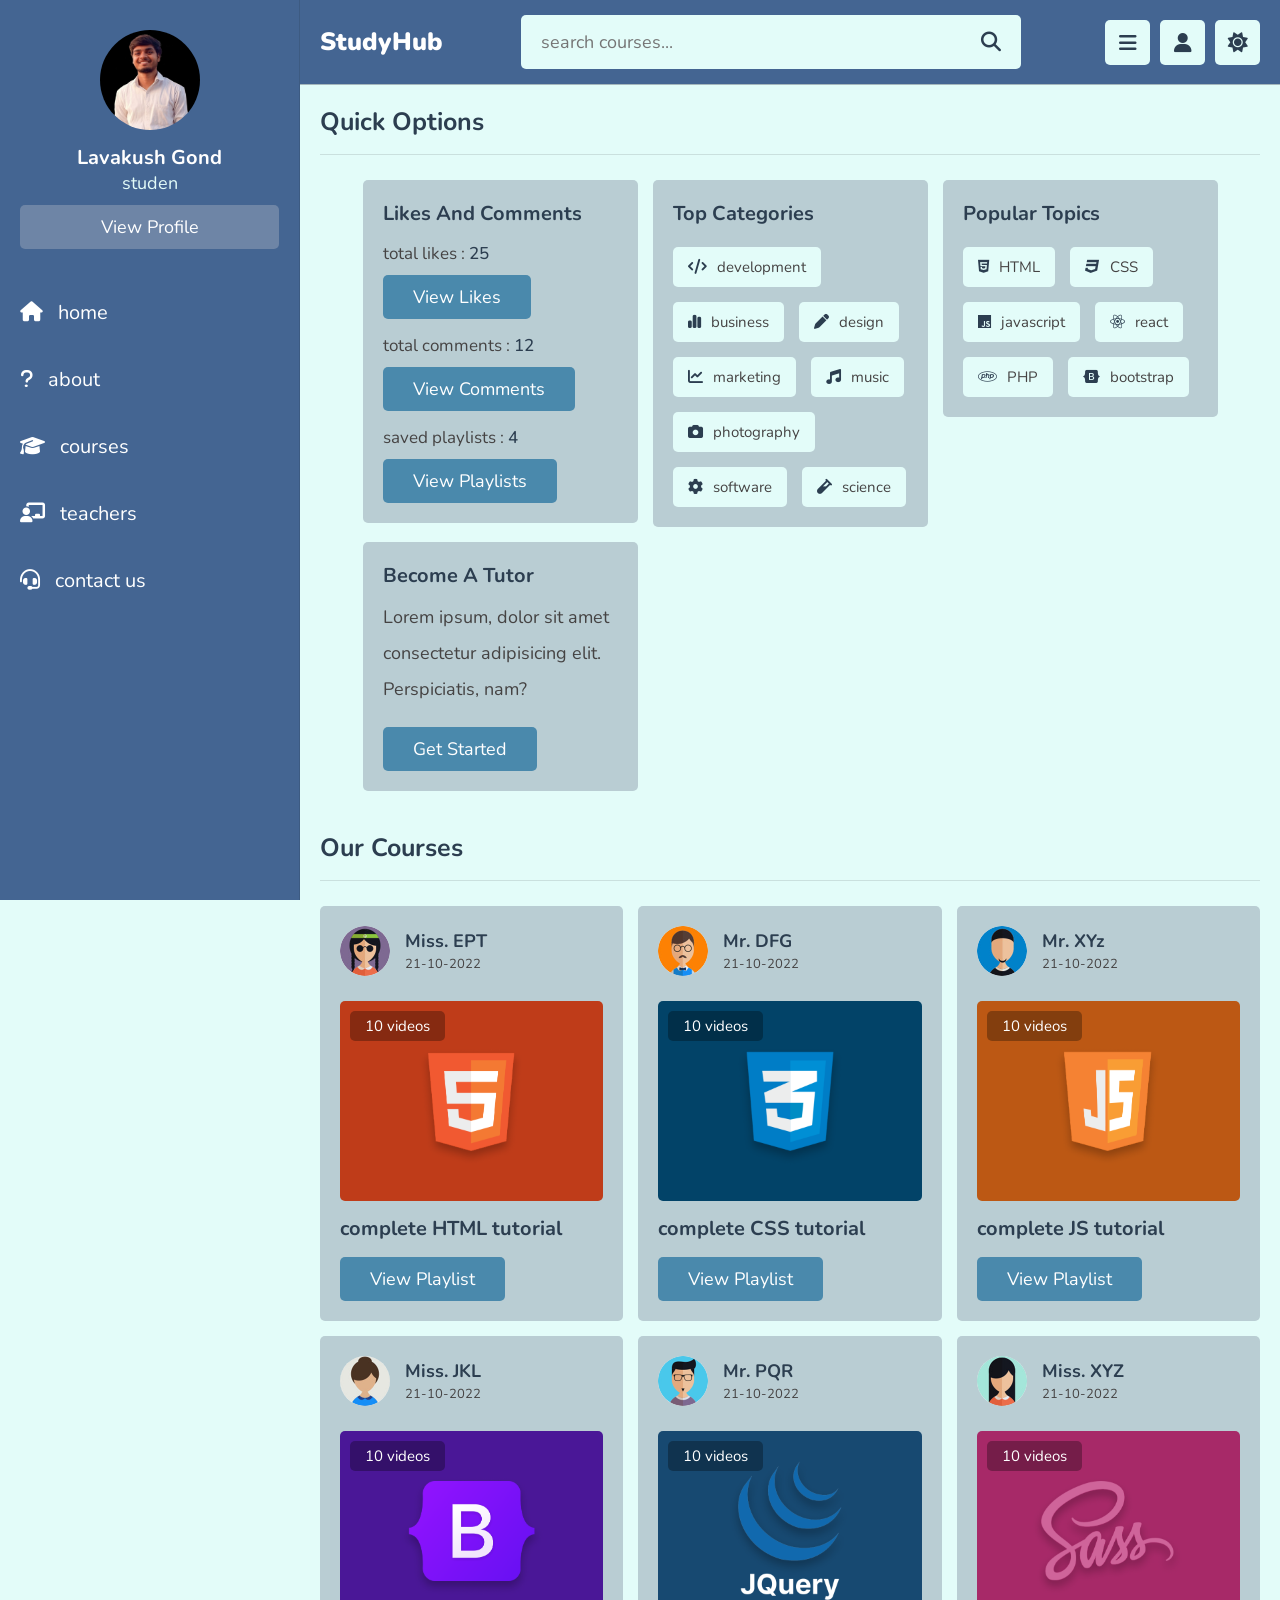
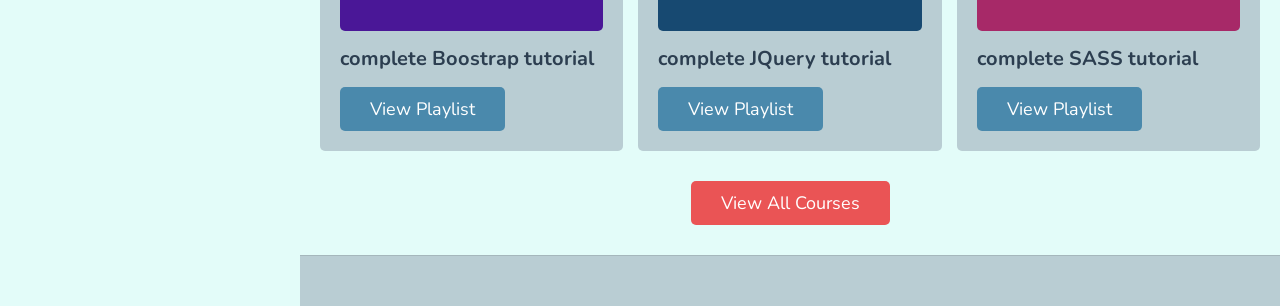
<file: template/index.html>
<!DOCTYPE html>
<html lang="en">
<head>
   <meta charset="UTF-8">
   <meta http-equiv="X-UA-Compatible" content="IE=edge">
   <meta name="viewport" content="width=device-width, initial-scale=1.0">
   <title>StudyHub</title>

   <!-- font awesome cdn link  -->
   <link rel="stylesheet" href="https://cdnjs.cloudflare.com/ajax/libs/font-awesome/6.1.2/css/all.min.css">

   <!-- custom css file link  -->
   <link rel="stylesheet" href="../style/style.css">

</head>
<body>

<header class="header">
   
   <section class="flex">

      <a href="index.html" class="logo">StudyHub</a>

      <form action="search.html" method="post" class="search-form">
         <input type="text" name="search_box" required placeholder="search courses..." maxlength="100">
         <button type="submit" class="fas fa-search"></button>
      </form>

      <div class="icons">
         <div id="menu-btn" class="fas fa-bars"></div>
         <div id="search-btn" class="fas fa-search"></div>
         <div id="user-btn" class="fas fa-user"></div>
         <div id="toggle-btn" class="fas fa-sun"></div>
      </div>

      <div class="profile">
         <img src="../images/pic-1.jpg" class="image" alt="">
         <h3 class="name">Lavakush Gond</h3>
         <p class="role">studen</p>
         <a href="profile.html" class="btn">view profile</a>
         <div class="flex-btn">
            <a href="login.html" class="option-btn">login</a>
            <a href="register.html" class="option-btn">register</a>
         </div>
      </div>

   </section>

</header>   

<div class="side-bar">

   <div id="close-btn">
      <i class="fas fa-times"></i>
   </div>

   <div class="profile">
      <img src="../images/pic-1.jpg" class="image" alt="">
      <h3 class="name">Lavakush Gond</h3>
      <p class="role">studen</p>
      <a href="profile.html" class="btn">view profile</a>
   </div>

   <nav class="navbar">
      <a href="index.html"><i class="fas fa-home"></i><span>home</span></a>
      <a href="about.html"><i class="fas fa-question"></i><span>about</span></a>
      <a href="courses.html"><i class="fas fa-graduation-cap"></i><span>courses</span></a>
      <a href="teachers.html"><i class="fas fa-chalkboard-user"></i><span>teachers</span></a>
      <a href="contact.html"><i class="fas fa-headset"></i><span>contact us</span></a>
   </nav>

</div>

<section class="home-grid">

   <h1 class="heading">quick options</h1>

   <div class="box-container">

      <div class="box">
         <h3 class="title">likes and comments</h3>
         <p class="likes">total likes : <span>25</span></p>
         <a href="#" class="inline-btn">view likes</a>
         <p class="likes">total comments : <span>12</span></p>
         <a href="#" class="inline-btn">view comments</a>
         <p class="likes">saved playlists : <span>4</span></p>
         <a href="#" class="inline-btn">view playlists</a>
      </div>

      <div class="box">
         <h3 class="title">top categories</h3>
         <div class="flex">
            <a href="#"><i class="fas fa-code"></i><span>development</span></a>
            <a href="#"><i class="fas fa-chart-simple"></i><span>business</span></a>
            <a href="#"><i class="fas fa-pen"></i><span>design</span></a>
            <a href="#"><i class="fas fa-chart-line"></i><span>marketing</span></a>
            <a href="#"><i class="fas fa-music"></i><span>music</span></a>
            <a href="#"><i class="fas fa-camera"></i><span>photography</span></a>
            <a href="#"><i class="fas fa-cog"></i><span>software</span></a>
            <a href="#"><i class="fas fa-vial"></i><span>science</span></a>
         </div>
      </div>

      <div class="box">
         <h3 class="title">popular topics</h3>
         <div class="flex">
            <a href="#"><i class="fab fa-html5"></i><span>HTML</span></a>
            <a href="#"><i class="fab fa-css3"></i><span>CSS</span></a>
            <a href="#"><i class="fab fa-js"></i><span>javascript</span></a>
            <a href="#"><i class="fab fa-react"></i><span>react</span></a>
            <a href="#"><i class="fab fa-php"></i><span>PHP</span></a>
            <a href="#"><i class="fab fa-bootstrap"></i><span>bootstrap</span></a>
         </div>
      </div>

      <div class="box">
         <h3 class="title">become a tutor</h3>
         <p class="tutor">Lorem ipsum, dolor sit amet consectetur adipisicing elit. Perspiciatis, nam?</p>
         <a href="teachers.html" class="inline-btn">get started</a>
      </div>

   </div>

</section>



<section class="courses">

   <h1 class="heading">our courses</h1>

   <div class="box-container">

      <div class="box">
         <div class="tutor">
            <img src="../images/pic-2.jpg" alt="">
            <div class="info">
               <h3>Miss. EPT</h3>
               <span>21-10-2022</span>
            </div>
         </div>
         <div class="thumb">
            <img src="../images/thumb-1.png" alt="">
            <span>10 videos</span>
         </div>
         <h3 class="title">complete HTML tutorial</h3>
         <a href="playlist.html" class="inline-btn">view playlist</a>
      </div>

      <div class="box">
         <div class="tutor">
            <img src="../images/pic-3.jpg" alt="">
            <div class="info">
               <h3>Mr. DFG</h3>
               <span>21-10-2022</span>
            </div>
         </div>
         <div class="thumb">
            <img src="../images/thumb-2.png" alt="">
            <span>10 videos</span>
         </div>
         <h3 class="title">complete CSS tutorial</h3>
         <a href="playlist.html" class="inline-btn">view playlist</a>
      </div>

      <div class="box">
         <div class="tutor">
            <img src="../images/pic-4.jpg" alt="">
            <div class="info">
               <h3>Mr. XYz</h3>
               <span>21-10-2022</span>
            </div>
         </div>
         <div class="thumb">
            <img src="../images/thumb-3.png" alt="">
            <span>10 videos</span>
         </div>
         <h3 class="title">complete JS tutorial</h3>
         <a href="playlist.html" class="inline-btn">view playlist</a>
      </div>

      <div class="box">
         <div class="tutor">
            <img src="../images/pic-5.jpg" alt="">
            <div class="info">
               <h3>Miss. JKL</h3>
               <span>21-10-2022</span>
            </div>
         </div>
         <div class="thumb">
            <img src="../images/thumb-4.png" alt="">
            <span>10 videos</span>
         </div>
         <h3 class="title">complete Boostrap tutorial</h3>
         <a href="playlist.html" class="inline-btn">view playlist</a>
      </div>

      <div class="box">
         <div class="tutor">
            <img src="../images/pic-6.jpg" alt="">
            <div class="info">
               <h3>Mr. PQR</h3>
               <span>21-10-2022</span>
            </div>
         </div>
         <div class="thumb">
            <img src="../images/thumb-5.png" alt="">
            <span>10 videos</span>
         </div>
         <h3 class="title">complete JQuery tutorial</h3>
         <a href="playlist.html" class="inline-btn">view playlist</a>
      </div>

      <div class="box">
         <div class="tutor">
            <img src="../images/pic-7.jpg" alt="">
            <div class="info">
               <h3>Miss. XYZ</h3>
               <span>21-10-2022</span>
            </div>
         </div>
         <div class="thumb">
            <img src="../images/thumb-6.png" alt="">
            <span>10 videos</span>
         </div>
         <h3 class="title">complete SASS tutorial</h3>
         <a href="playlist.html" class="inline-btn">view playlist</a>
      </div>

   </div>

   <div class="more-btn">
      <a href="courses.html" class="inline-option-btn">view all courses</a>
   </div>

</section>

<footer class="footer">

   

</footer>


<!-- custom js file link  -->
<script src="../script/script.js"></script>

   
</body>
</html>
</file>
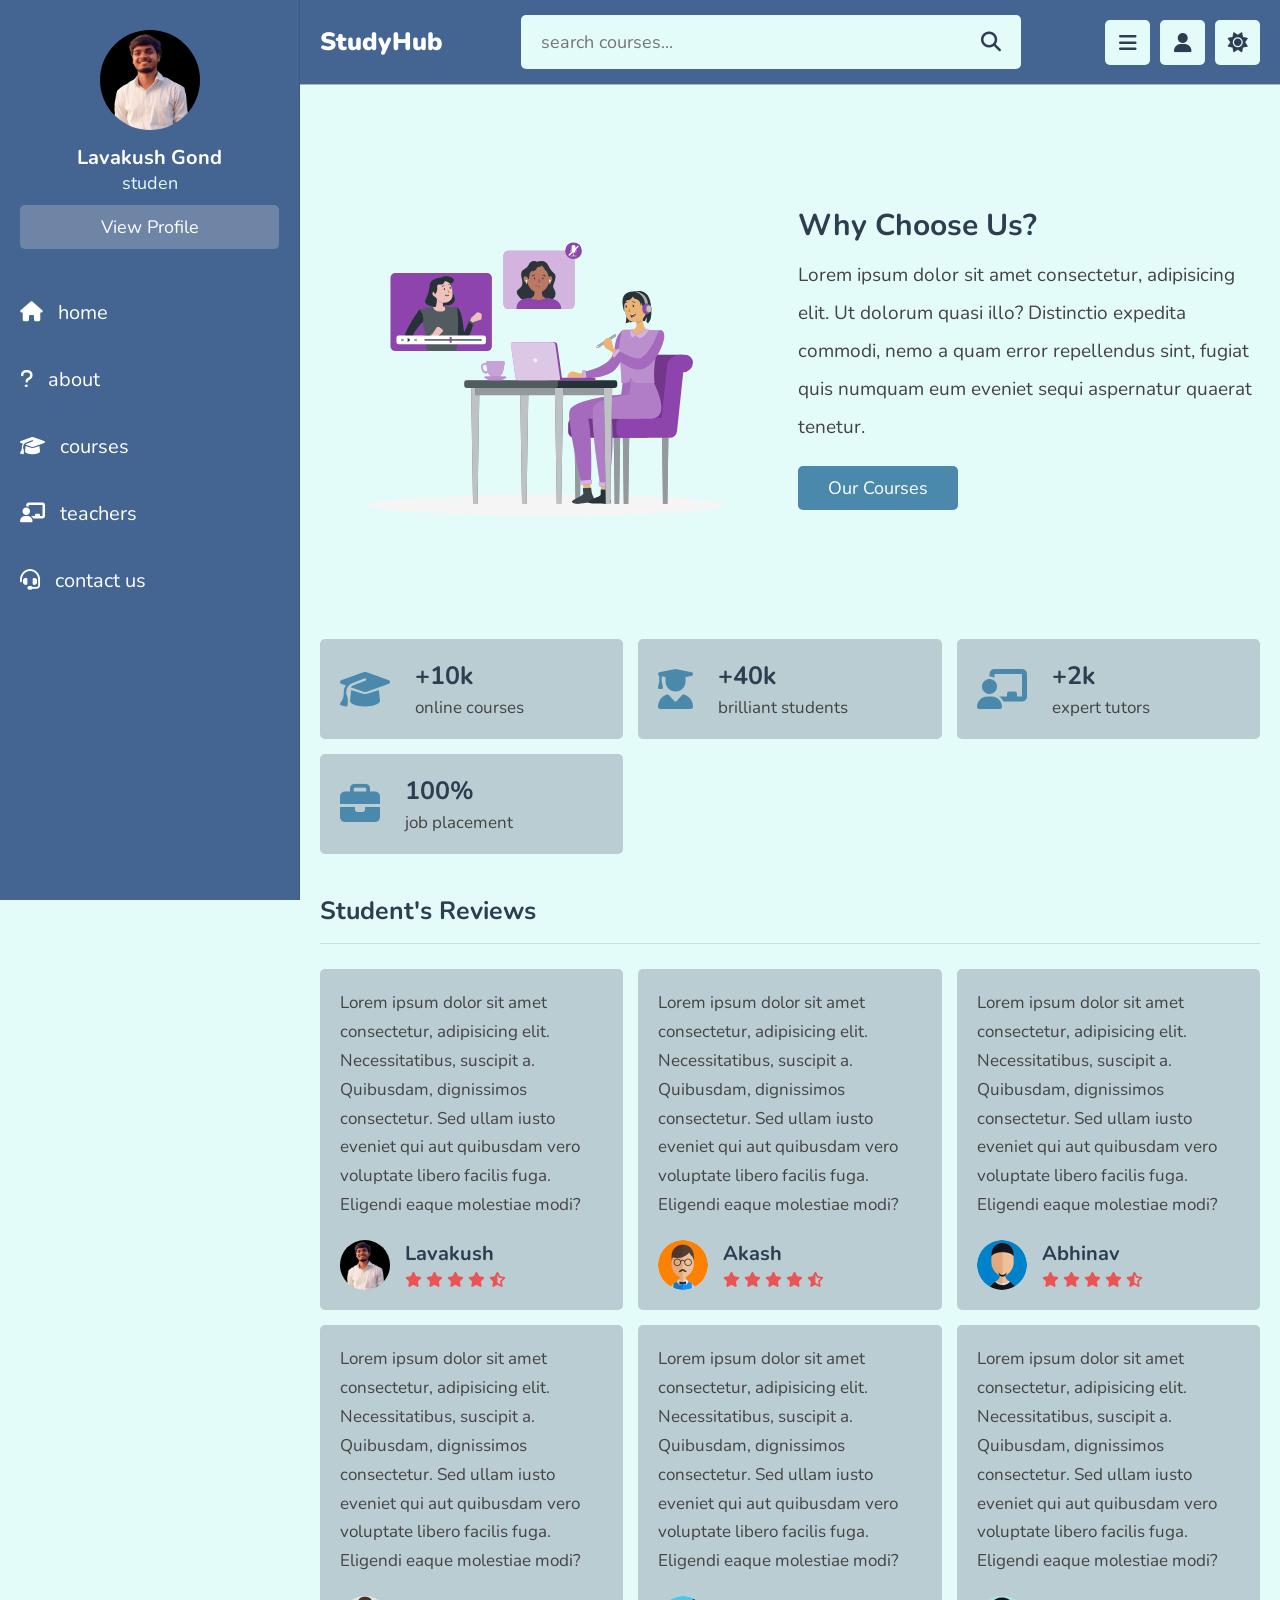
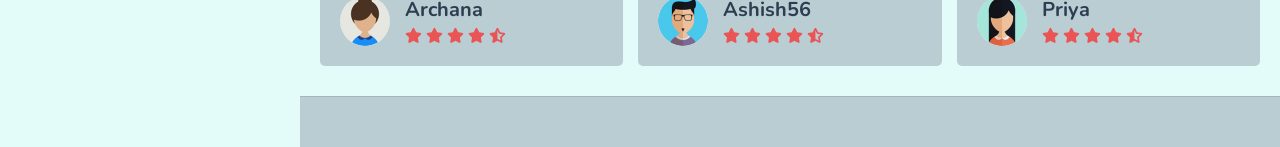
<file: template/about.html>
<!DOCTYPE html>
<html lang="en">
<head>
   <meta charset="UTF-8">
   <meta http-equiv="X-UA-Compatible" content="IE=edge">
   <meta name="viewport" content="width=device-width, initial-scale=1.0">
   <title>about us</title>

   <!-- font awesome cdn link  -->
   <link rel="stylesheet" href="https://cdnjs.cloudflare.com/ajax/libs/font-awesome/6.1.2/css/all.min.css">

   <!-- custom css file link  -->
   <link rel="stylesheet" href="../style/style.css">

</head>
<body>

<header class="header">
   
   <section class="flex">

      <a href="index.html" class="logo">StudyHub</a>

      <form action="search.html" method="post" class="search-form">
         <input type="text" name="search_box" required placeholder="search courses..." maxlength="100">
         <button type="submit" class="fas fa-search"></button>
      </form>

      <div class="icons">
         <div id="menu-btn" class="fas fa-bars"></div>
         <div id="search-btn" class="fas fa-search"></div>
         <div id="user-btn" class="fas fa-user"></div>
         <div id="toggle-btn" class="fas fa-sun"></div>
      </div>

      <div class="profile">
         <img src="../images/pic-1.jpg" class="image" alt="">
         <h3 class="name">Lavakush Gond</h3>
         <p class="role">studen</p>
         <a href="profile.html" class="btn">view profile</a>
         <div class="flex-btn">
            <a href="login.html" class="option-btn">login</a>
            <a href="register.html" class="option-btn">register</a>
         </div>
      </div>

   </section>

</header>   

<div class="side-bar">

   <div id="close-btn">
      <i class="fas fa-times"></i>
   </div>

   <div class="profile">
      <img src="../images/pic-1.jpg" class="image" alt="">
      <h3 class="name">Lavakush Gond</h3>
      <p class="role">studen</p>
      <a href="profile.html" class="btn">view profile</a>
   </div>

   <nav class="navbar">
      <a href="index.html"><i class="fas fa-home"></i><span>home</span></a>
      <a href="about.html"><i class="fas fa-question"></i><span>about</span></a>
      <a href="courses.html"><i class="fas fa-graduation-cap"></i><span>courses</span></a>
      <a href="teachers.html"><i class="fas fa-chalkboard-user"></i><span>teachers</span></a>
      <a href="contact.html"><i class="fas fa-headset"></i><span>contact us</span></a>
   </nav>

</div>

<section class="about">

   <div class="row">

      <div class="image">
         <img src="../images/about-img.svg" alt="">
      </div>

      <div class="content">
         <h3>why choose us?</h3>
         <p>Lorem ipsum dolor sit amet consectetur, adipisicing elit. Ut dolorum quasi illo? Distinctio expedita commodi, nemo a quam error repellendus sint, fugiat quis numquam eum eveniet sequi aspernatur quaerat tenetur.</p>
         <a href="courses.html" class="inline-btn">our courses</a>
      </div>

   </div>

   <div class="box-container">

      <div class="box">
         <i class="fas fa-graduation-cap"></i>
         <div>
            <h3>+10k</h3>
            <p>online courses</p>
         </div>
      </div>

      <div class="box">
         <i class="fas fa-user-graduate"></i>
         <div>
            <h3>+40k</h3>
            <p>brilliant students</p>
         </div>
      </div>

      <div class="box">
         <i class="fas fa-chalkboard-user"></i>
         <div>
            <h3>+2k</h3>
            <p>expert tutors</p>
         </div>
      </div>

      <div class="box">
         <i class="fas fa-briefcase"></i>
         <div>
            <h3>100%</h3>
            <p>job placement</p>
         </div>
      </div>

   </div>

</section> 

<section class="reviews">

   <h1 class="heading">student's reviews</h1>

   <div class="box-container">

      <div class="box">
         <p>Lorem ipsum dolor sit amet consectetur, adipisicing elit. Necessitatibus, suscipit a. Quibusdam, dignissimos consectetur. Sed ullam iusto eveniet qui aut quibusdam vero voluptate libero facilis fuga. Eligendi eaque molestiae modi?</p>
         <div class="student">
            <img src="../images/pic-1.jpg" alt="">
            <div>
               <h3>Lavakush</h3>
               <div class="stars">
                  <i class="fas fa-star"></i>
                  <i class="fas fa-star"></i>
                  <i class="fas fa-star"></i>
                  <i class="fas fa-star"></i>
                  <i class="fas fa-star-half-alt"></i>
               </div>
            </div>
         </div>
      </div>

      <div class="box">
         <p>Lorem ipsum dolor sit amet consectetur, adipisicing elit. Necessitatibus, suscipit a. Quibusdam, dignissimos consectetur. Sed ullam iusto eveniet qui aut quibusdam vero voluptate libero facilis fuga. Eligendi eaque molestiae modi?</p>
         <div class="student">
            <img src="../images/pic-3.jpg" alt="">
            <div>
               <h3>Akash</h3>
               <div class="stars">
                  <i class="fas fa-star"></i>
                  <i class="fas fa-star"></i>
                  <i class="fas fa-star"></i>
                  <i class="fas fa-star"></i>
                  <i class="fas fa-star-half-alt"></i>
               </div>
            </div>
         </div>
      </div>

      <div class="box">
         <p>Lorem ipsum dolor sit amet consectetur, adipisicing elit. Necessitatibus, suscipit a. Quibusdam, dignissimos consectetur. Sed ullam iusto eveniet qui aut quibusdam vero voluptate libero facilis fuga. Eligendi eaque molestiae modi?</p>
         <div class="student">
            <img src="../images/pic-4.jpg" alt="">
            <div>
               <h3>Abhinav</h3>
               <div class="stars">
                  <i class="fas fa-star"></i>
                  <i class="fas fa-star"></i>
                  <i class="fas fa-star"></i>
                  <i class="fas fa-star"></i>
                  <i class="fas fa-star-half-alt"></i>
               </div>
            </div>
         </div>
      </div>

      <div class="box">
         <p>Lorem ipsum dolor sit amet consectetur, adipisicing elit. Necessitatibus, suscipit a. Quibusdam, dignissimos consectetur. Sed ullam iusto eveniet qui aut quibusdam vero voluptate libero facilis fuga. Eligendi eaque molestiae modi?</p>
         <div class="student">
            <img src="../images/pic-5.jpg" alt="">
            <div>
               <h3>Archana</h3>
               <div class="stars">
                  <i class="fas fa-star"></i>
                  <i class="fas fa-star"></i>
                  <i class="fas fa-star"></i>
                  <i class="fas fa-star"></i>
                  <i class="fas fa-star-half-alt"></i>
               </div>
            </div>
         </div>
      </div>

      <div class="box">
         <p>Lorem ipsum dolor sit amet consectetur, adipisicing elit. Necessitatibus, suscipit a. Quibusdam, dignissimos consectetur. Sed ullam iusto eveniet qui aut quibusdam vero voluptate libero facilis fuga. Eligendi eaque molestiae modi?</p>
         <div class="student">
            <img src="../images/pic-6.jpg" alt="">
            <div>
               <h3>Ashish56</h3>
               <div class="stars">
                  <i class="fas fa-star"></i>
                  <i class="fas fa-star"></i>
                  <i class="fas fa-star"></i>
                  <i class="fas fa-star"></i>
                  <i class="fas fa-star-half-alt"></i>
               </div>
            </div>
         </div>
      </div>

      <div class="box">
         <p>Lorem ipsum dolor sit amet consectetur, adipisicing elit. Necessitatibus, suscipit a. Quibusdam, dignissimos consectetur. Sed ullam iusto eveniet qui aut quibusdam vero voluptate libero facilis fuga. Eligendi eaque molestiae modi?</p>
         <div class="student">
            <img src="../images/pic-7.jpg" alt="">
            <div>
               <h3>Priya</h3>
               <div class="stars">
                  <i class="fas fa-star"></i>
                  <i class="fas fa-star"></i>
                  <i class="fas fa-star"></i>
                  <i class="fas fa-star"></i>
                  <i class="fas fa-star-half-alt"></i>
               </div>
            </div>
         </div>
      </div>

   </div>

</section>




<footer class="footer">

   

</footer>

<!-- custom js file link  -->
<script src="../script/script.js"></script>

   
</body>
</html>
</file>
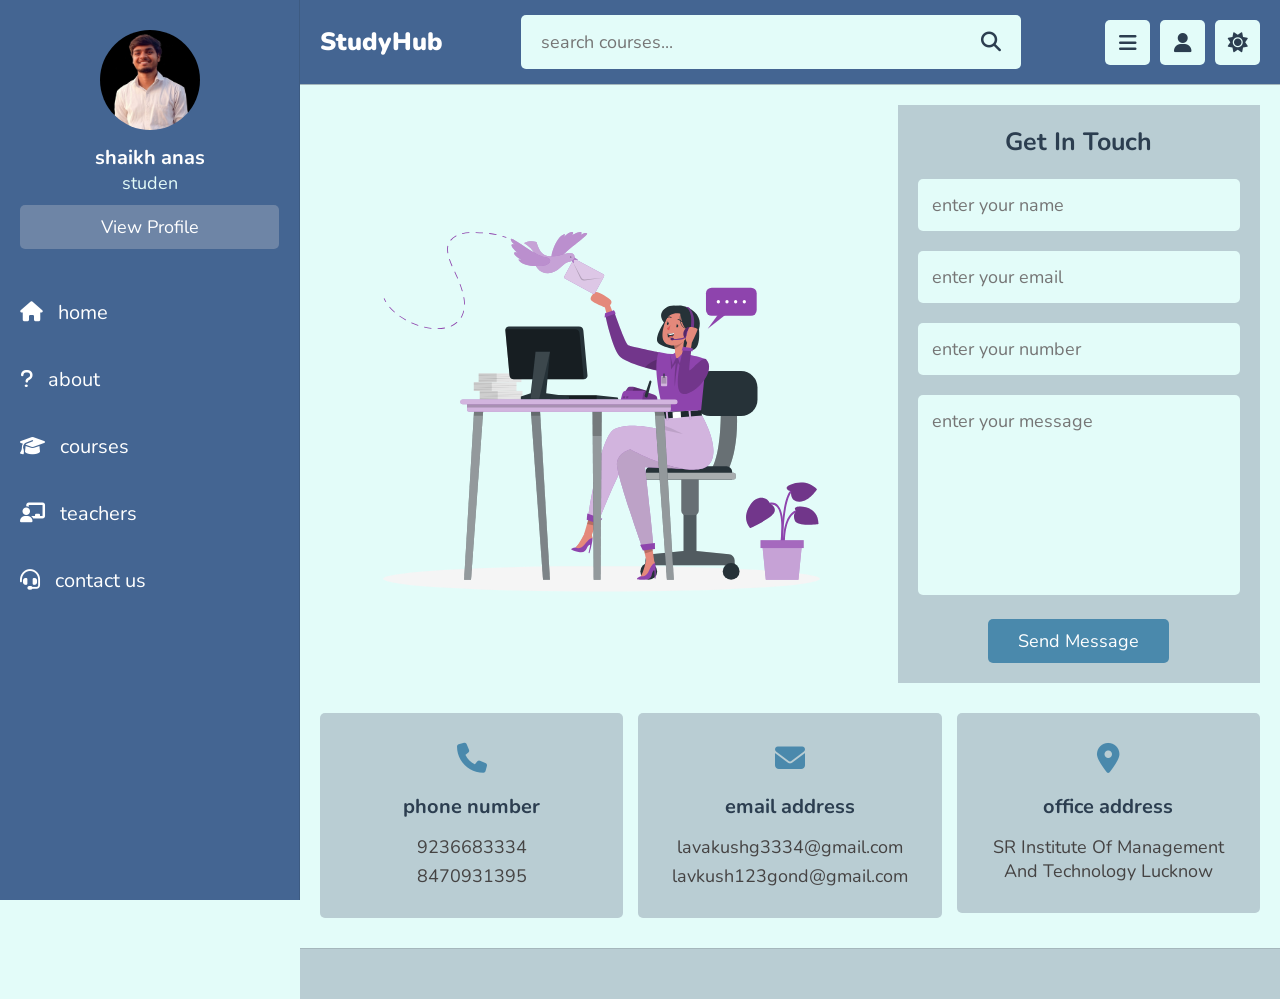
<file: template/contact.html>
<!DOCTYPE html>
<html lang="en">
<head>
   <meta charset="UTF-8">
   <meta http-equiv="X-UA-Compatible" content="IE=edge">
   <meta name="viewport" content="width=device-width, initial-scale=1.0">
   <title>contact us</title>

   <!-- font awesome cdn link  -->
   <link rel="stylesheet" href="https://cdnjs.cloudflare.com/ajax/libs/font-awesome/6.1.2/css/all.min.css">

   <!-- custom css file link  -->
   <link rel="stylesheet" href="../style/style.css">

</head>
<body>

<header class="header">
   
   <section class="flex">

      <a href="index.html" class="logo">StudyHub</a>

      <form action="search.html" method="post" class="search-form">
         <input type="text" name="search_box" required placeholder="search courses..." maxlength="100">
         <button type="submit" class="fas fa-search"></button>
      </form>

      <div class="icons">
         <div id="menu-btn" class="fas fa-bars"></div>
         <div id="search-btn" class="fas fa-search"></div>
         <div id="user-btn" class="fas fa-user"></div>
         <div id="toggle-btn" class="fas fa-sun"></div>
      </div>

      <div class="profile">
         <img src="../images/pic-1.jpg" class="image" alt="">
         <h3 class="name">Lavakush Gond</h3>
         <p class="role">studen</p>
         <a href="profile.html" class="btn">view profile</a>
         <div class="flex-btn">
            <a href="login.html" class="option-btn">login</a>
            <a href="register.html" class="option-btn">register</a>
         </div>
      </div>

   </section>

</header>   

<div class="side-bar">

   <div id="close-btn">
      <i class="fas fa-times"></i>
   </div>

   <div class="profile">
      <img src="../images/pic-1.jpg" class="image" alt="">
      <h3 class="name">shaikh anas</h3>
      <p class="role">studen</p>
      <a href="profile.html" class="btn">view profile</a>
   </div>

   <nav class="navbar">
      <a href="index.html"><i class="fas fa-home"></i><span>home</span></a>
      <a href="about.html"><i class="fas fa-question"></i><span>about</span></a>
      <a href="courses.html"><i class="fas fa-graduation-cap"></i><span>courses</span></a>
      <a href="teachers.html"><i class="fas fa-chalkboard-user"></i><span>teachers</span></a>
      <a href="contact.html"><i class="fas fa-headset"></i><span>contact us</span></a>
   </nav>

</div>

<section class="contact">

   <div class="row">

      <div class="image">
         <img src="../images/contact-img.svg" alt="">
      </div>

      <form action="" method="post">
         <h3>get in touch</h3>
         <input type="text" placeholder="enter your name" name="name" required maxlength="50" class="box">
         <input type="email" placeholder="enter your email" name="email" required maxlength="50" class="box">
         <input type="number" placeholder="enter your number" name="number" required maxlength="50" class="box">
         <textarea name="msg" class="box" placeholder="enter your message" required maxlength="1000" cols="30" rows="10"></textarea>
         <input type="submit" value="send message" class="inline-btn" name="submit">
      </form>

   </div>

   <div class="box-container">

      <div class="box">
         <i class="fas fa-phone"></i>
         <h3>phone number</h3>
         <a href="tel:9236683334">9236683334</a>
         <a href="tel:8470931395">8470931395</a>
      </div>
      
      <div class="box">
         <i class="fas fa-envelope"></i>
         <h3>email address</h3>
         <a href="lavakushg3334@gmail.com">lavakushg3334@gmail.com</a>
         <a href="lavkush123gond@gmail.com">lavkush123gond@gmail.com</a>
      </div>

      <div class="box">
         <i class="fas fa-map-marker-alt"></i>
         <h3>office address</h3>
         <a href="#">SR Institute Of Management And Technology Lucknow</a>
      </div>

   </div>

</section>

<footer class="footer">

   

</footer>


<!-- custom js file link  -->
<script src="../script/script.js"></script>

   
</body>
</html>
</file>
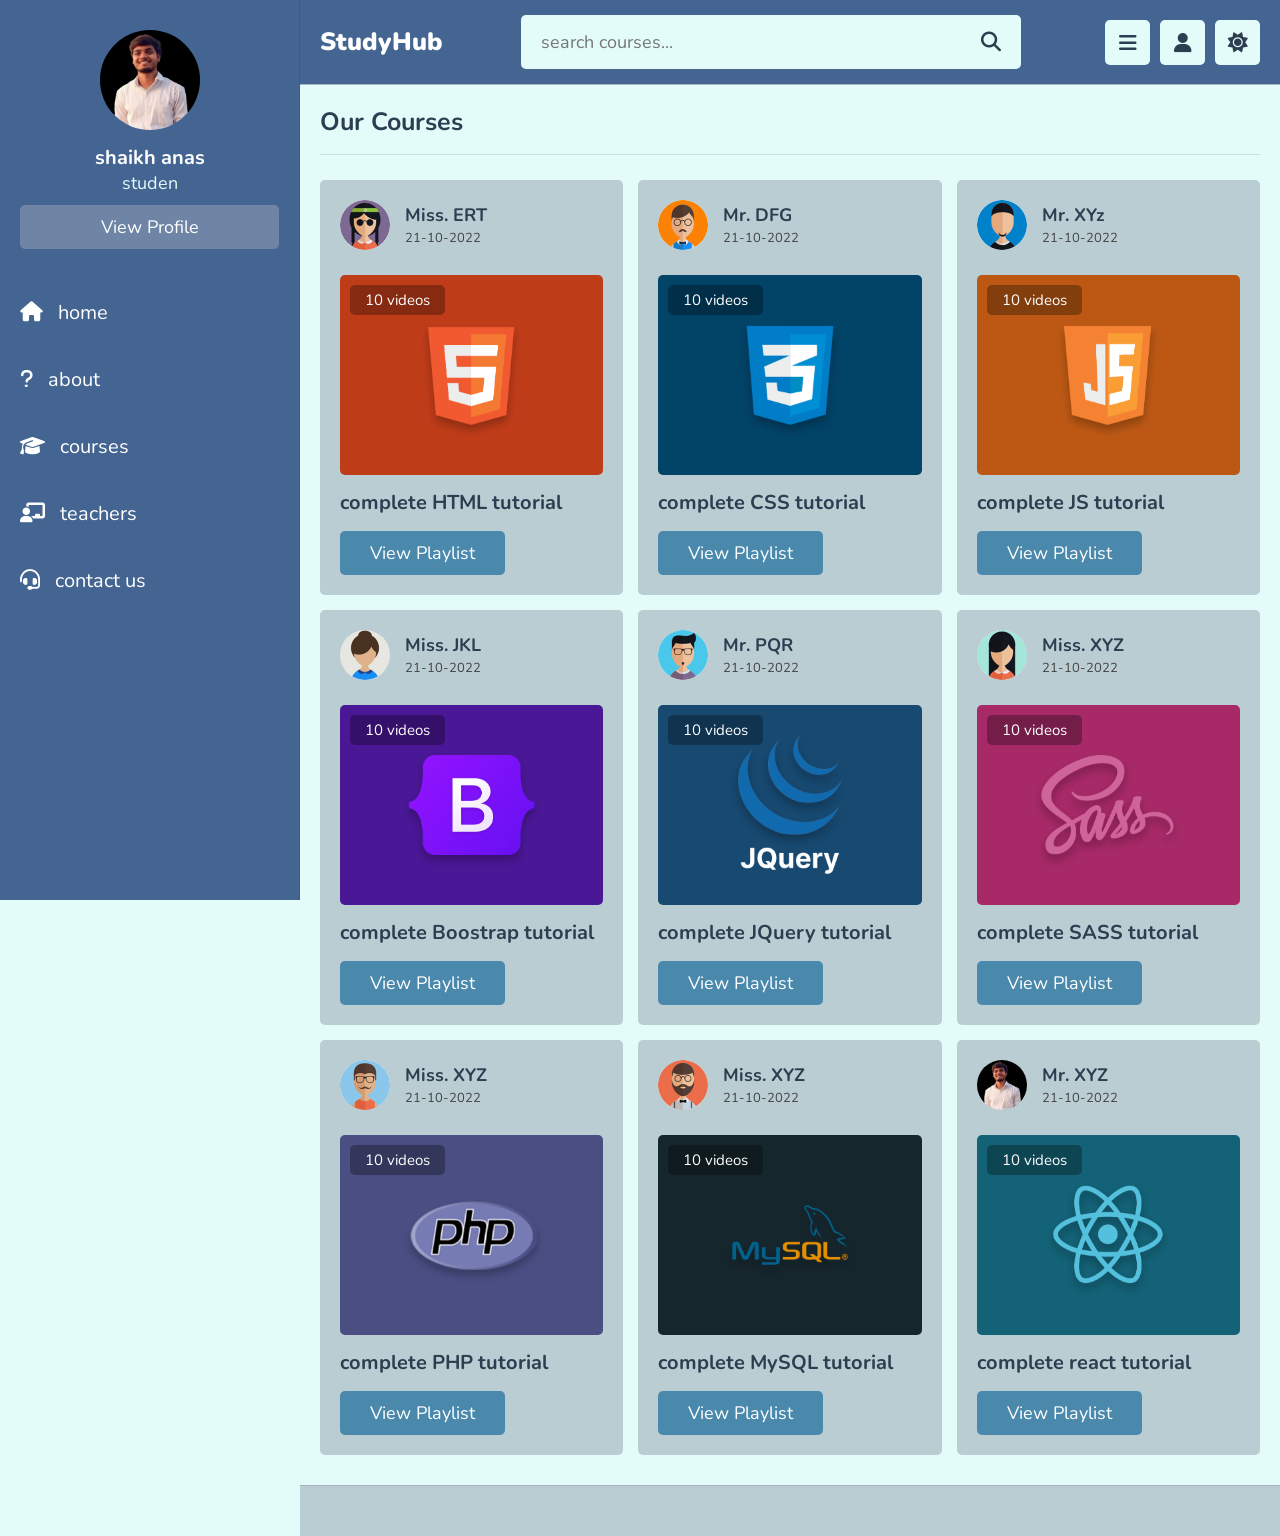
<file: template/courses.html>
<!DOCTYPE html>
<html lang="en">
<head>
   <meta charset="UTF-8">
   <meta http-equiv="X-UA-Compatible" content="IE=edge">
   <meta name="viewport" content="width=device-width, initial-scale=1.0">
   <title>courses</title>

   <!-- font awesome cdn link  -->
   <link rel="stylesheet" href="https://cdnjs.cloudflare.com/ajax/libs/font-awesome/6.1.2/css/all.min.css">

   <!-- custom css file link  -->
   <link rel="stylesheet" href="../style/style.css">

</head>
<body>

<header class="header">
   
   <section class="flex">

      <a href="index.html" class="logo">StudyHub</a>

      <form action="search.html" method="post" class="search-form">
         <input type="text" name="search_box" required placeholder="search courses..." maxlength="100">
         <button type="submit" class="fas fa-search"></button>
      </form>

      <div class="icons">
         <div id="menu-btn" class="fas fa-bars"></div>
         <div id="search-btn" class="fas fa-search"></div>
         <div id="user-btn" class="fas fa-user"></div>
         <div id="toggle-btn" class="fas fa-sun"></div>
      </div>

      <div class="profile">
         <img src="../images/pic-1.jpg" class="image" alt="">
         <h3 class="name">shaikh anas</h3>
         <p class="role">studen</p>
         <a href="profile.html" class="btn">view profile</a>
         <div class="flex-btn">
            <a href="login.html" class="option-btn">login</a>
            <a href="register.html" class="option-btn">register</a>
         </div>
      </div>

   </section>

</header>   

<div class="side-bar">

   <div id="close-btn">
      <i class="fas fa-times"></i>
   </div>

   <div class="profile">
      <img src="../images/pic-1.jpg" class="image" alt="">
      <h3 class="name">shaikh anas</h3>
      <p class="role">studen</p>
      <a href="profile.html" class="btn">view profile</a>
   </div>

   <nav class="navbar">
      <a href="index.html"><i class="fas fa-home"></i><span>home</span></a>
      <a href="about.html"><i class="fas fa-question"></i><span>about</span></a>
      <a href="courses.html"><i class="fas fa-graduation-cap"></i><span>courses</span></a>
      <a href="teachers.html"><i class="fas fa-chalkboard-user"></i><span>teachers</span></a>
      <a href="contact.html"><i class="fas fa-headset"></i><span>contact us</span></a>
   </nav>

</div>

<section class="courses">

   <h1 class="heading">our courses</h1>

   <div class="box-container">

      <div class="box">
         <div class="tutor">
            <img src="../images/pic-2.jpg" alt="">
            <div class="info">
               <h3>Miss. ERT</h3>
               <span>21-10-2022</span>
            </div>
         </div>
         <div class="thumb">
            <img src="../images/thumb-1.png" alt="">
            <span>10 videos</span>
         </div>
         <h3 class="title">complete HTML tutorial</h3>
         <a href="playlist.html" class="inline-btn">view playlist</a>
      </div>

      <div class="box">
         <div class="tutor">
            <img src="../images/pic-3.jpg" alt="">
            <div class="info">
               <h3>Mr. DFG</h3>
               <span>21-10-2022</span>
            </div>
         </div>
         <div class="thumb">
            <img src="../images/thumb-2.png" alt="">
            <span>10 videos</span>
         </div>
         <h3 class="title">complete CSS tutorial</h3>
         <a href="playlist.html" class="inline-btn">view playlist</a>
      </div>

      <div class="box">
         <div class="tutor">
            <img src="../images/pic-4.jpg" alt="">
            <div class="info">
               <h3>Mr. XYz</h3>
               <span>21-10-2022</span>
            </div>
         </div>
         <div class="thumb">
            <img src="../images/thumb-3.png" alt="">
            <span>10 videos</span>
         </div>
         <h3 class="title">complete JS tutorial</h3>
         <a href="playlist.html" class="inline-btn">view playlist</a>
      </div>

      <div class="box">
         <div class="tutor">
            <img src="../images/pic-5.jpg" alt="">
            <div class="info">
               <h3>Miss. JKL</h3>
               <span>21-10-2022</span>
            </div>
         </div>
         <div class="thumb">
            <img src="../images/thumb-4.png" alt="">
            <span>10 videos</span>
         </div>
         <h3 class="title">complete Boostrap tutorial</h3>
         <a href="playlist.html" class="inline-btn">view playlist</a>
      </div>

      <div class="box">
         <div class="tutor">
            <img src="../images/pic-6.jpg" alt="">
            <div class="info">
               <h3>Mr. PQR</h3>
               <span>21-10-2022</span>
            </div>
         </div>
         <div class="thumb">
            <img src="../images/thumb-5.png" alt="">
            <span>10 videos</span>
         </div>
         <h3 class="title">complete JQuery tutorial</h3>
         <a href="playlist.html" class="inline-btn">view playlist</a>
      </div>

      <div class="box">
         <div class="tutor">
            <img src="../images/pic-7.jpg" alt="">
            <div class="info">
               <h3>Miss. XYZ</h3>
               <span>21-10-2022</span>
            </div>
         </div>
         <div class="thumb">
            <img src="../images/thumb-6.png" alt="">
            <span>10 videos</span>
         </div>
         <h3 class="title">complete SASS tutorial</h3>
         <a href="playlist.html" class="inline-btn">view playlist</a>
      </div>

      <div class="box">
         <div class="tutor">
            <img src="../images/pic-8.jpg" alt="">
            <div class="info">
               <h3>Miss. XYZ</h3>
               <span>21-10-2022</span>
            </div>
         </div>
         <div class="thumb">
            <img src="../images/thumb-7.png" alt="">
            <span>10 videos</span>
         </div>
         <h3 class="title">complete PHP tutorial</h3>
         <a href="playlist.html" class="inline-btn">view playlist</a>
      </div>

      <div class="box">
         <div class="tutor">
            <img src="../images/pic-9.jpg" alt="">
            <div class="info">
               <h3>Miss. XYZ</h3>
               <span>21-10-2022</span>
            </div>
         </div>
         <div class="thumb">
            <img src="../images/thumb-8.png" alt="">
            <span>10 videos</span>
         </div>
         <h3 class="title">complete MySQL tutorial</h3>
         <a href="playlist.html" class="inline-btn">view playlist</a>
      </div>

      <div class="box">
         <div class="tutor">
            <img src="../images/pic-1.jpg" alt="">
            <div class="info">
               <h3>Mr. XYZ</h3>
               <span>21-10-2022</span>
            </div>
         </div>
         <div class="thumb">
            <img src="../images/thumb-9.png" alt="">
            <span>10 videos</span>
         </div>
         <h3 class="title">complete react tutorial</h3>
         <a href="playlist.html" class="inline-btn">view playlist</a>
      </div>

   </div>

</section>


<footer class="footer">

   

</footer>

<!-- custom js file link  -->
<script src="../script/script.js"></script>

   
</body>
</html>
</file>
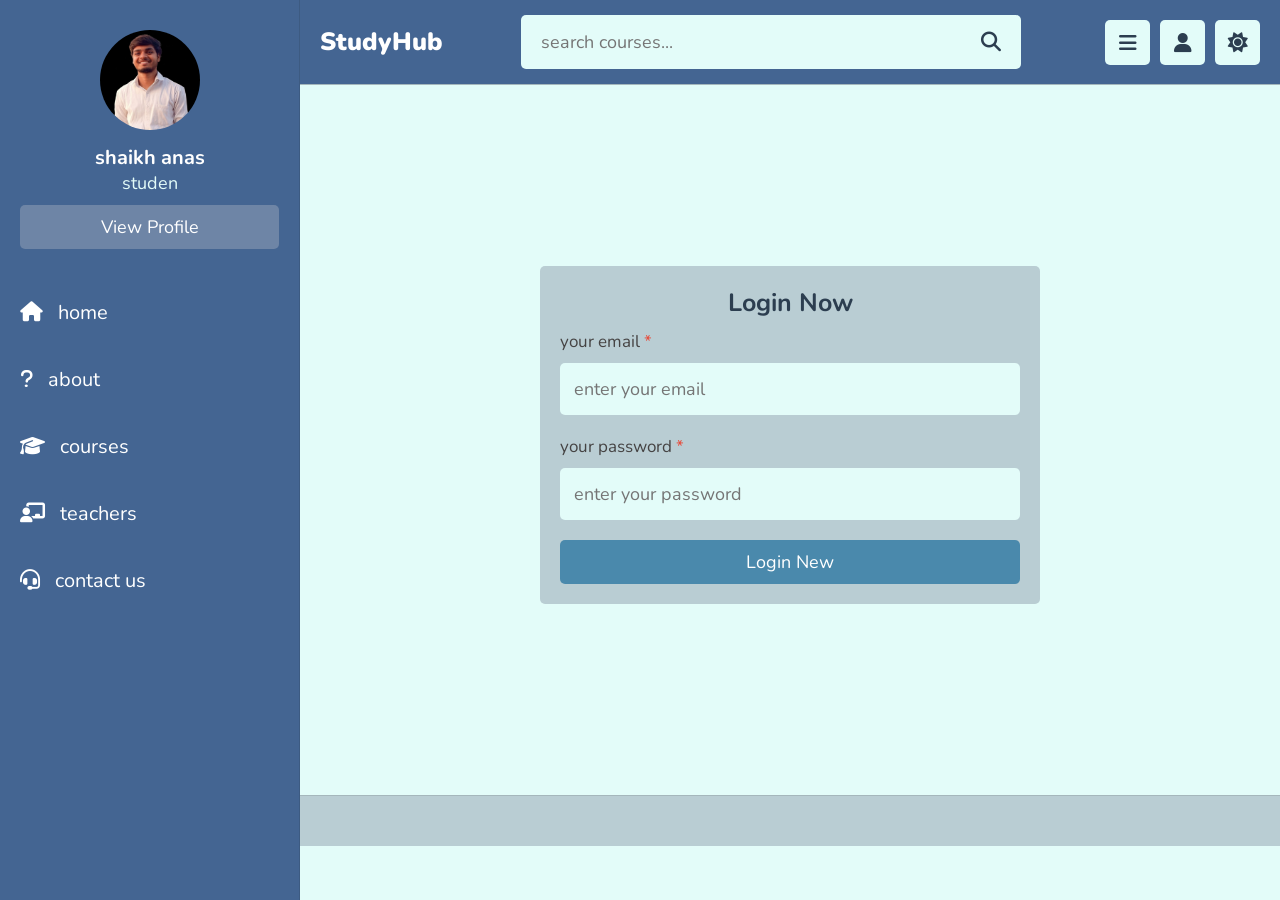
<file: template/login.html>
<!DOCTYPE html>
<html lang="en">
<head>
   <meta charset="UTF-8">
   <meta http-equiv="X-UA-Compatible" content="IE=edge">
   <meta name="viewport" content="width=device-width, initial-scale=1.0">
   <title>login</title>

   <!-- font awesome cdn link  -->
   <link rel="stylesheet" href="https://cdnjs.cloudflare.com/ajax/libs/font-awesome/6.1.2/css/all.min.css">

   <!-- custom css file link  -->
   <link rel="stylesheet" href="../style/style.css">

</head>
<body>

<header class="header">
   
   <section class="flex">

      <a href="index.html" class="logo">StudyHub</a>

      <form action="search.html" method="post" class="search-form">
         <input type="text" name="search_box" required placeholder="search courses..." maxlength="100">
         <button type="submit" class="fas fa-search"></button>
      </form>

      <div class="icons">
         <div id="menu-btn" class="fas fa-bars"></div>
         <div id="search-btn" class="fas fa-search"></div>
         <div id="user-btn" class="fas fa-user"></div>
         <div id="toggle-btn" class="fas fa-sun"></div>
      </div>

      <div class="profile">
         <img src="../images/pic-1.jpg" class="image" alt="">
         <h3 class="name">shaikh anas</h3>
         <p class="role">studen</p>
         <a href="profile.html" class="btn">view profile</a>
         <div class="flex-btn">
            <a href="login.html" class="option-btn">login</a>
            <a href="register.html" class="option-btn">register</a>
         </div>
      </div>

   </section>

</header>   

<div class="side-bar">

   <div id="close-btn">
      <i class="fas fa-times"></i>
   </div>

   <div class="profile">
      <img src="../images/pic-1.jpg" class="image" alt="">
      <h3 class="name">shaikh anas</h3>
      <p class="role">studen</p>
      <a href="profile.html" class="btn">view profile</a>
   </div>

   <nav class="navbar">
      <a href="index.html"><i class="fas fa-home"></i><span>home</span></a>
      <a href="about.html"><i class="fas fa-question"></i><span>about</span></a>
      <a href="courses.html"><i class="fas fa-graduation-cap"></i><span>courses</span></a>
      <a href="teachers.html"><i class="fas fa-chalkboard-user"></i><span>teachers</span></a>
      <a href="contact.html"><i class="fas fa-headset"></i><span>contact us</span></a>
   </nav>

</div>

<section class="form-container">

   <form action="" method="post" enctype="multipart/form-data">
      <h3>login now</h3>
      <p>your email <span>*</span></p>
      <input type="email" name="email" placeholder="enter your email" required maxlength="50" class="box">
      <p>your password <span>*</span></p>
      <input type="password" name="pass" placeholder="enter your password" required maxlength="20" class="box">
      <input type="submit" value="login new" name="submit" class="btn">
   </form>

</section>


<footer class="footer">

  

</footer>

<!-- custom js file link  -->
<script src="../script/script.js"></script>

   
</body>
</html>
</file>
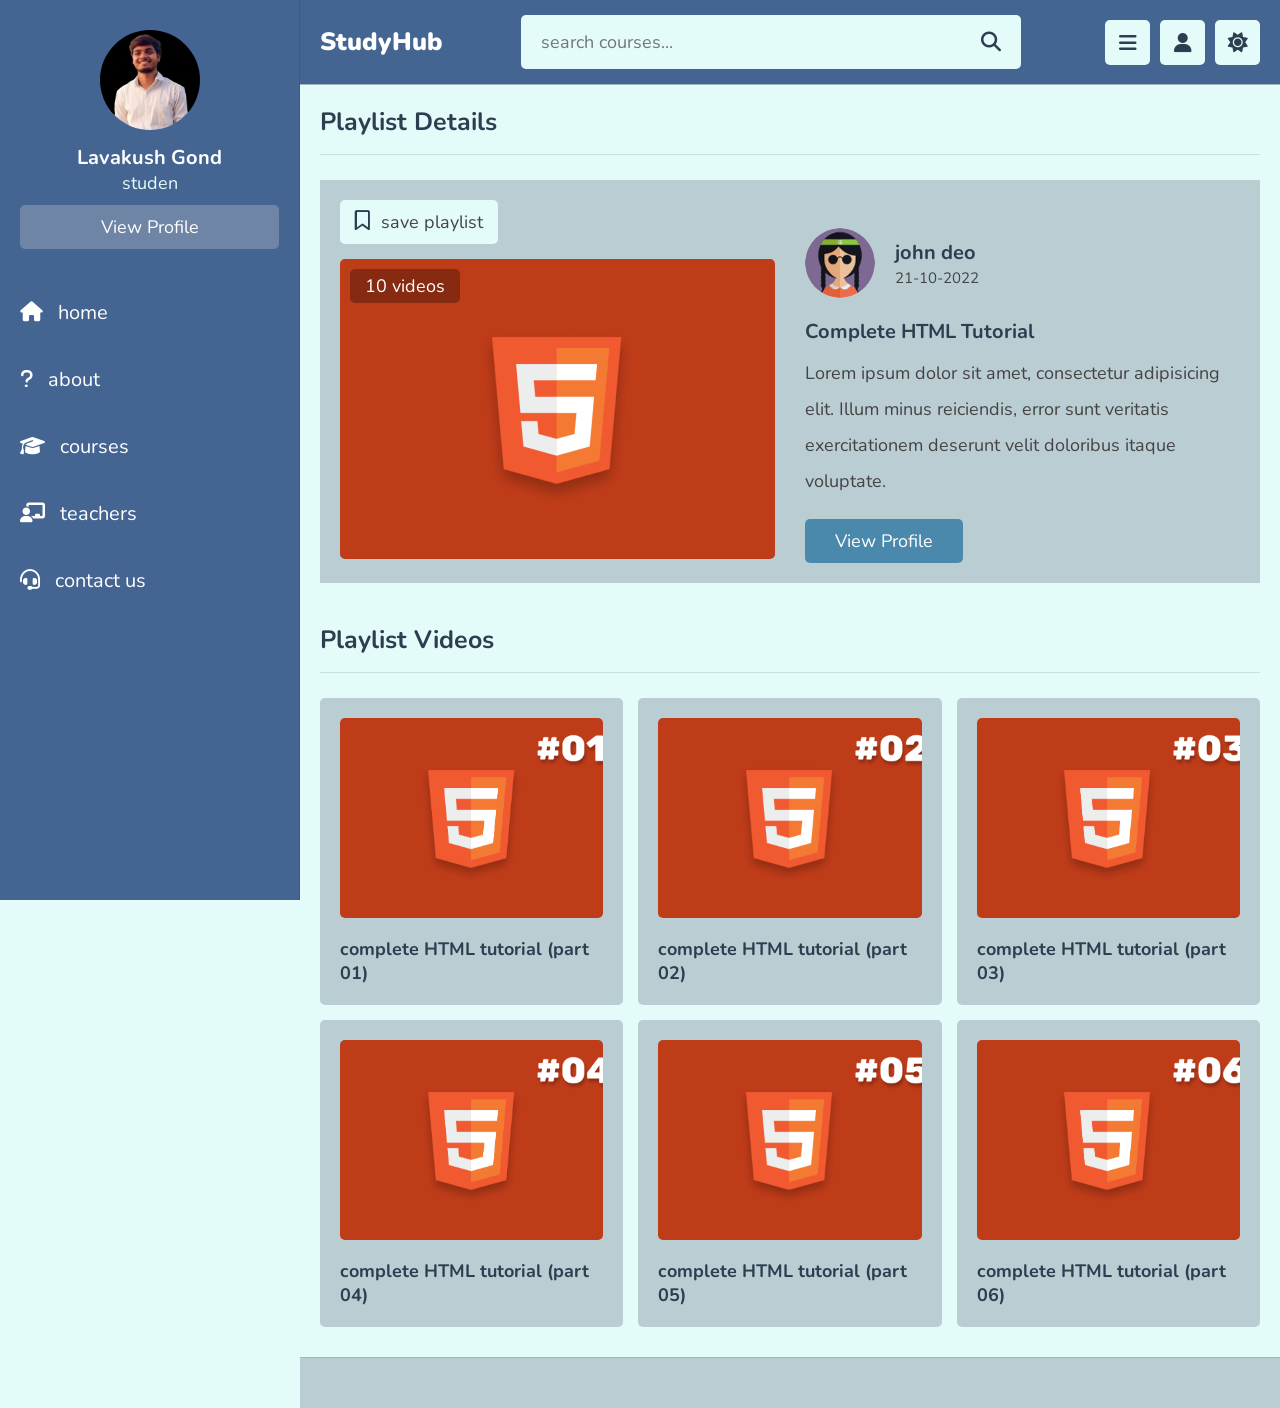
<file: template/playlist.html>
<!DOCTYPE html>
<html lang="en">
<head>
   <meta charset="UTF-8">
   <meta http-equiv="X-UA-Compatible" content="IE=edge">
   <meta name="viewport" content="width=device-width, initial-scale=1.0">
   <title>video playlist</title>

   <!-- font awesome cdn link  -->
   <link rel="stylesheet" href="https://cdnjs.cloudflare.com/ajax/libs/font-awesome/6.1.2/css/all.min.css">

   <!-- custom css file link  -->
   <link rel="stylesheet" href="../style/style.css">

</head>
<body>

<header class="header">
   
   <section class="flex">

      <a href="index.html" class="logo">StudyHub</a>

      <form action="search.html" method="post" class="search-form">
         <input type="text" name="search_box" required placeholder="search courses..." maxlength="100">
         <button type="submit" class="fas fa-search"></button>
      </form>

      <div class="icons">
         <div id="menu-btn" class="fas fa-bars"></div>
         <div id="search-btn" class="fas fa-search"></div>
         <div id="user-btn" class="fas fa-user"></div>
         <div id="toggle-btn" class="fas fa-sun"></div>
      </div>

      <div class="profile">
         <img src="../images/pic-1.jpg" class="image" alt="">
         <h3 class="name">Lavakush Gond</h3>
         <p class="role">studen</p>
         <a href="profile.html" class="btn">view profile</a>
         <div class="flex-btn">
            <a href="login.html" class="option-btn">login</a>
            <a href="register.html" class="option-btn">register</a>
         </div>
      </div>

   </section>

</header>   

<div class="side-bar">

   <div id="close-btn">
      <i class="fas fa-times"></i>
   </div>

   <div class="profile">
      <img src="../images/pic-1.jpg" class="image" alt="">
      <h3 class="name">Lavakush Gond</h3>
      <p class="role">studen</p>
      <a href="profile.html" class="btn">view profile</a>
   </div>

   <nav class="navbar">
      <a href="index.html"><i class="fas fa-home"></i><span>home</span></a>
      <a href="about.html"><i class="fas fa-question"></i><span>about</span></a>
      <a href="courses.html"><i class="fas fa-graduation-cap"></i><span>courses</span></a>
      <a href="teachers.html"><i class="fas fa-chalkboard-user"></i><span>teachers</span></a>
      <a href="contact.html"><i class="fas fa-headset"></i><span>contact us</span></a>
   </nav>

</div>

<section class="playlist-details">

   <h1 class="heading">playlist details</h1>

   <div class="row">

      <div class="column">
         <form action="" method="post" class="save-playlist">
            <button type="submit"><i class="far fa-bookmark"></i> <span>save playlist</span></button>
         </form>
   
         <div class="thumb">
            <img src="../images/thumb-1.png" alt="">
            <span>10 videos</span>
         </div>
      </div>
      <div class="column">
         <div class="tutor">
            <img src="../images/pic-2.jpg" alt="">
            <div>
               <h3>john deo</h3>
               <span>21-10-2022</span>
            </div>
         </div>
   
         <div class="details">
            <h3>complete HTML tutorial</h3>
            <p>Lorem ipsum dolor sit amet, consectetur adipisicing elit. Illum minus reiciendis, error sunt veritatis exercitationem deserunt velit doloribus itaque voluptate.</p>
            <a href="teacher_profile.html" class="inline-btn">view profile</a>
         </div>
      </div>
   </div>

</section>

<section class="playlist-videos">

   <h1 class="heading">playlist videos</h1>

   <div class="box-container">

      <a class="box" href="watch-video.html">
         <i class="fas fa-play"></i>
         <img src="../images/post-1-1.png" alt="">
         <h3>complete HTML tutorial (part 01)</h3>
      </a>

      <a class="box" href="watch-video.html">
         <i class="fas fa-play"></i>
         <img src="../images/post-1-2.png" alt="">
         <h3>complete HTML tutorial (part 02)</h3>
      </a>

      <a class="box" href="watch-video.html">
         <i class="fas fa-play"></i>
         <img src="../images/post-1-3.png" alt="">
         <h3>complete HTML tutorial (part 03)</h3>
      </a>

      <a class="box" href="watch-video.html">
         <i class="fas fa-play"></i>
         <img src="../images/post-1-4.png" alt="">
         <h3>complete HTML tutorial (part 04)</h3>
      </a>

      <a class="box" href="watch-video.html">
         <i class="fas fa-play"></i>
         <img src="../images/post-1-5.png" alt="">
         <h3>complete HTML tutorial (part 05)</h3>
      </a>

      <a class="box" href="watch-video.html">
         <i class="fas fa-play"></i>
         <img src="../images/post-1-6.png" alt="">
         <h3>complete HTML tutorial (part 06)</h3>
      </a>

   </div>

</section>


<footer class="footer">

   
</footer>

<!-- custom js file link  -->
<script src="../script/script.js"></script>

   
</body>
</html>
</file>
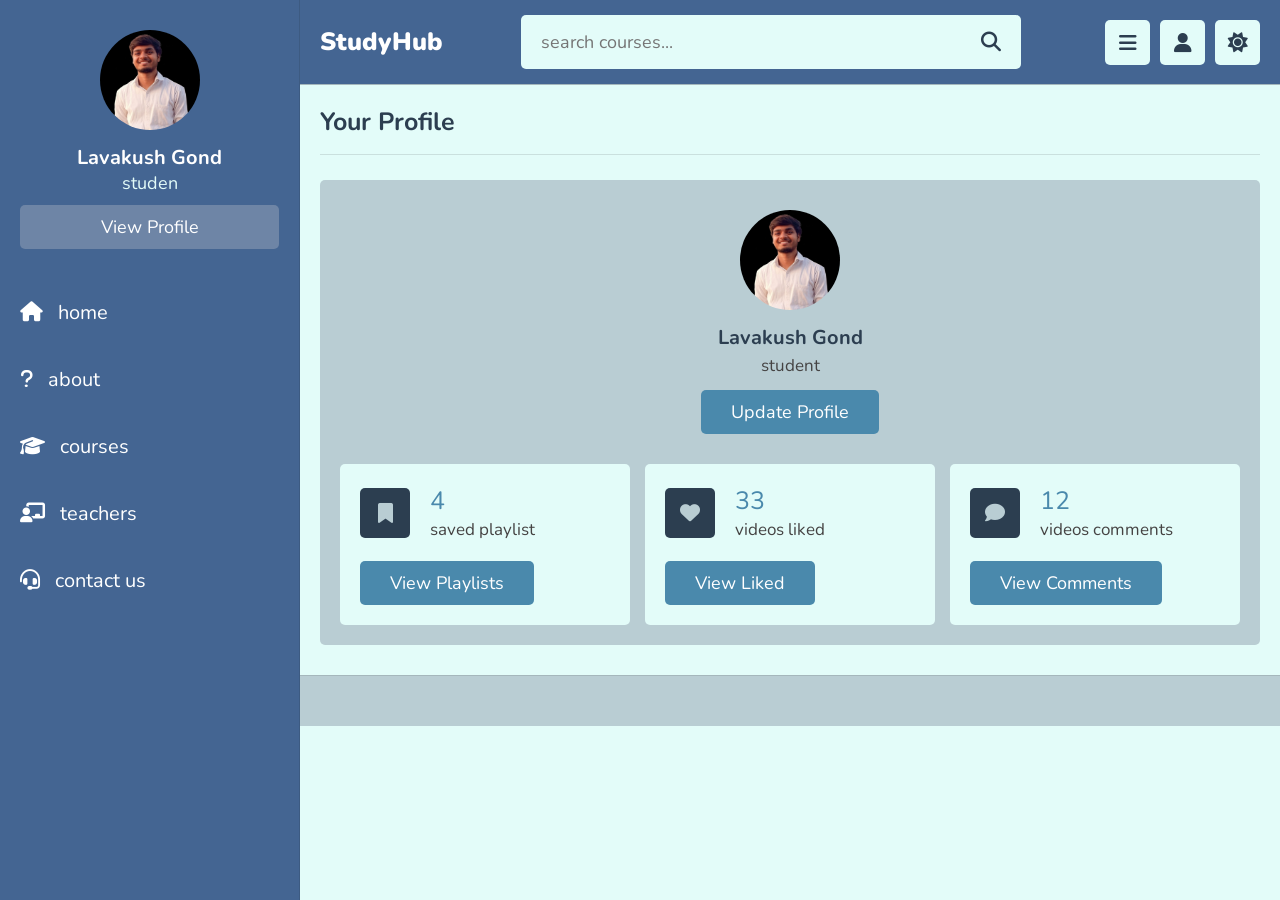
<file: template/profile.html>
<!DOCTYPE html>
<html lang="en">
<head>
   <meta charset="UTF-8">
   <meta http-equiv="X-UA-Compatible" content="IE=edge">
   <meta name="viewport" content="width=device-width, initial-scale=1.0">
   <title>profile</title>

   <!-- font awesome cdn link  -->
   <link rel="stylesheet" href="https://cdnjs.cloudflare.com/ajax/libs/font-awesome/6.1.2/css/all.min.css">

   <!-- custom css file link  -->
   <link rel="stylesheet" href="../style/style.css">

</head>
<body>

<header class="header">
   
   <section class="flex">

      <a href="index.html" class="logo">StudyHub</a>

      <form action="search.html" method="post" class="search-form">
         <input type="text" name="search_box" required placeholder="search courses..." maxlength="100">
         <button type="submit" class="fas fa-search"></button>
      </form>

      <div class="icons">
         <div id="menu-btn" class="fas fa-bars"></div>
         <div id="search-btn" class="fas fa-search"></div>
         <div id="user-btn" class="fas fa-user"></div>
         <div id="toggle-btn" class="fas fa-sun"></div>
      </div>

      <div class="profile">
         <img src="../images/pic-1.jpg" class="image" alt="">
         <h3 class="name">Lavakush Gond</h3>
         <p class="role">studen</p>
         <a href="profile.html" class="btn">view profile</a>
         <div class="flex-btn">
            <a href="login.html" class="option-btn">login</a>
            <a href="register.html" class="option-btn">register</a>
         </div>
      </div>

   </section>

</header>   

<div class="side-bar">

   <div id="close-btn">
      <i class="fas fa-times"></i>
   </div>

   <div class="profile">
      <img src="../images/pic-1.jpg" class="image" alt="">
      <h3 class="name">Lavakush Gond</h3>
      <p class="role">studen</p>
      <a href="profile.html" class="btn">view profile</a>
   </div>

   <nav class="navbar">
      <a href="index.html"><i class="fas fa-home"></i><span>home</span></a>
      <a href="about.html"><i class="fas fa-question"></i><span>about</span></a>
      <a href="courses.html"><i class="fas fa-graduation-cap"></i><span>courses</span></a>
      <a href="teachers.html"><i class="fas fa-chalkboard-user"></i><span>teachers</span></a>
      <a href="contact.html"><i class="fas fa-headset"></i><span>contact us</span></a>
   </nav>

</div>

<section class="user-profile">

   <h1 class="heading">your profile</h1>

   <div class="info">

      <div class="user">
         <img src="../images/pic-1.jpg" alt="">
         <h3>Lavakush Gond</h3>
         <p>student</p>
         <a href="update.html" class="inline-btn">update profile</a>
      </div>
   
      <div class="box-container">
   
         <div class="box">
            <div class="flex">
               <i class="fas fa-bookmark"></i>
               <div>
                  <span>4</span>
                  <p>saved playlist</p>
               </div>
            </div>
            <a href="#" class="inline-btn">view playlists</a>
         </div>
   
         <div class="box">
            <div class="flex">
               <i class="fas fa-heart"></i>
               <div>
                  <span>33</span>
                  <p>videos liked</p>
               </div>
            </div>
            <a href="#" class="inline-btn">view liked</a>
         </div>
   
         <div class="box">
            <div class="flex">
               <i class="fas fa-comment"></i>
               <div>
                  <span>12</span>
                  <p>videos comments</p>
               </div>
            </div>
            <a href="#" class="inline-btn">view comments</a>
         </div>
   
      </div>
   </div>

</section>

<footer class="footer">

   
</footer>

<!-- custom js file link  -->
<script src="../script/script.js"></script>

   
</body>
</html>
</file>
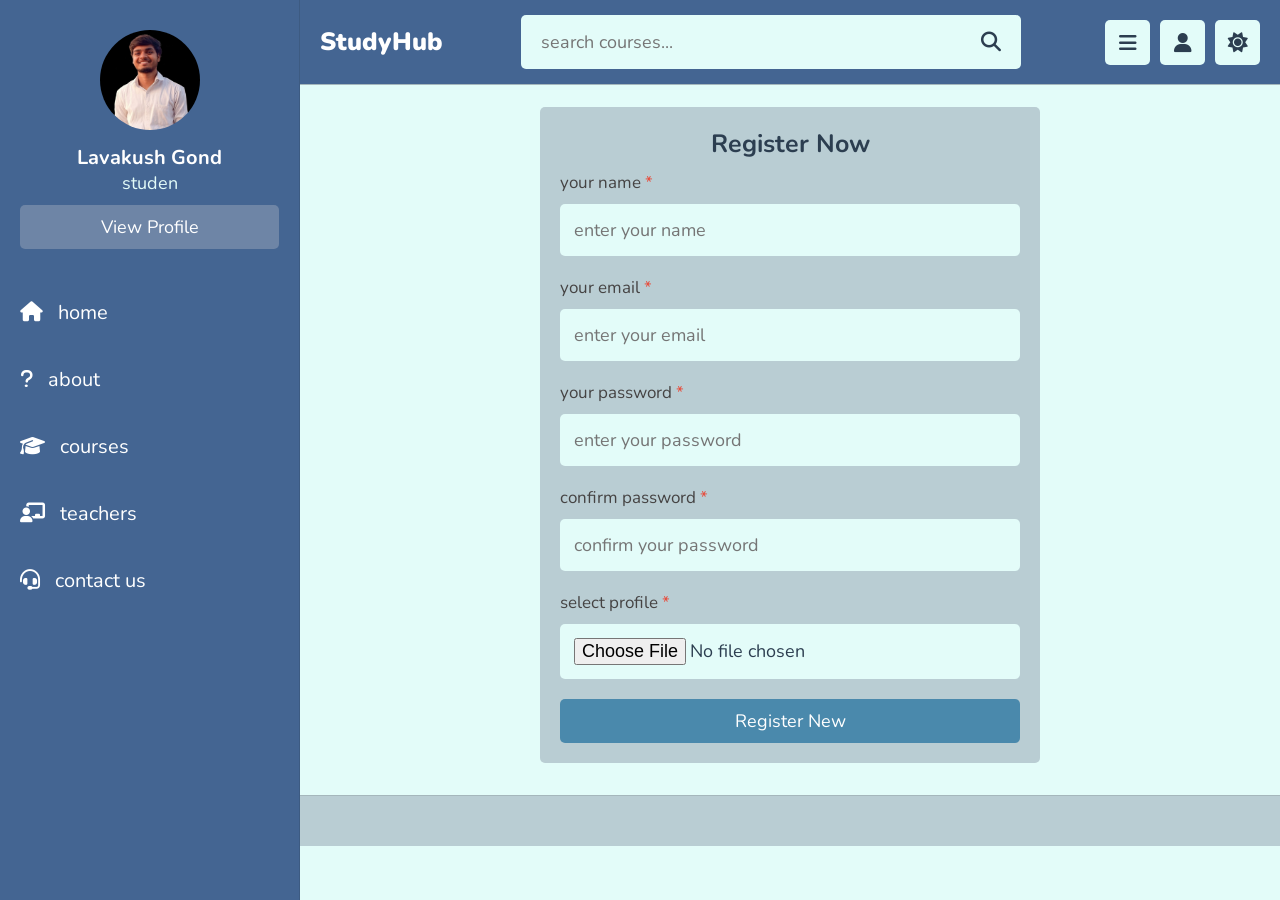
<file: template/register.html>
<!DOCTYPE html>
<html lang="en">
<head>
   <meta charset="UTF-8">
   <meta http-equiv="X-UA-Compatible" content="IE=edge">
   <meta name="viewport" content="width=device-width, initial-scale=1.0">
   <title>register</title>

   <!-- font awesome cdn link  -->
   <link rel="stylesheet" href="https://cdnjs.cloudflare.com/ajax/libs/font-awesome/6.1.2/css/all.min.css">

   <!-- custom css file link  -->
   <link rel="stylesheet" href="../style/style.css">

</head>
<body>

<header class="header">
   
   <section class="flex">

      <a href="index.html" class="logo">StudyHub</a>

      <form action="search.html" method="post" class="search-form">
         <input type="text" name="search_box" required placeholder="search courses..." maxlength="100">
         <button type="submit" class="fas fa-search"></button>
      </form>

      <div class="icons">
         <div id="menu-btn" class="fas fa-bars"></div>
         <div id="search-btn" class="fas fa-search"></div>
         <div id="user-btn" class="fas fa-user"></div>
         <div id="toggle-btn" class="fas fa-sun"></div>
      </div>

      <div class="profile">
         <img src="../images/pic-1.jpg" class="image" alt="">
         <h3 class="name">Lavakush Gond</h3>
         <p class="role">studen</p>
         <a href="profile.html" class="btn">view profile</a>
         <div class="flex-btn">
            <a href="login.html" class="option-btn">login</a>
            <a href="register.html" class="option-btn">register</a>
         </div>
      </div>

   </section>

</header>   

<div class="side-bar">

   <div id="close-btn">
      <i class="fas fa-times"></i>
   </div>

   <div class="profile">
      <img src="../images/pic-1.jpg" class="image" alt="">
      <h3 class="name">Lavakush Gond</h3>
      <p class="role">studen</p>
      <a href="profile.html" class="btn">view profile</a>
   </div>

   <nav class="navbar">
      <a href="index.html"><i class="fas fa-home"></i><span>home</span></a>
      <a href="about.html"><i class="fas fa-question"></i><span>about</span></a>
      <a href="courses.html"><i class="fas fa-graduation-cap"></i><span>courses</span></a>
      <a href="teachers.html"><i class="fas fa-chalkboard-user"></i><span>teachers</span></a>
      <a href="contact.html"><i class="fas fa-headset"></i><span>contact us</span></a>
   </nav>

</div>

<section class="form-container">

   <form action="" method="post" enctype="multipart/form-data">
      <h3>register now</h3>
      <p>your name <span>*</span></p>
      <input type="text" name="name" placeholder="enter your name" required maxlength="50" class="box">
      <p>your email <span>*</span></p>
      <input type="email" name="email" placeholder="enter your email" required maxlength="50" class="box">
      <p>your password <span>*</span></p>
      <input type="password" name="pass" placeholder="enter your password" required maxlength="20" class="box">
      <p>confirm password <span>*</span></p>
      <input type="password" name="c_pass" placeholder="confirm your password" required maxlength="20" class="box">
      <p>select profile <span>*</span></p>
      <input type="file" accept="image/*" required class="box">
      <input type="submit" value="register new" name="submit" class="btn">
   </form>

</section>


<footer class="footer">

   

</footer>

<!-- custom js file link  -->
<script src="../script/script.js"></script>

   
</body>
</html>
</file>
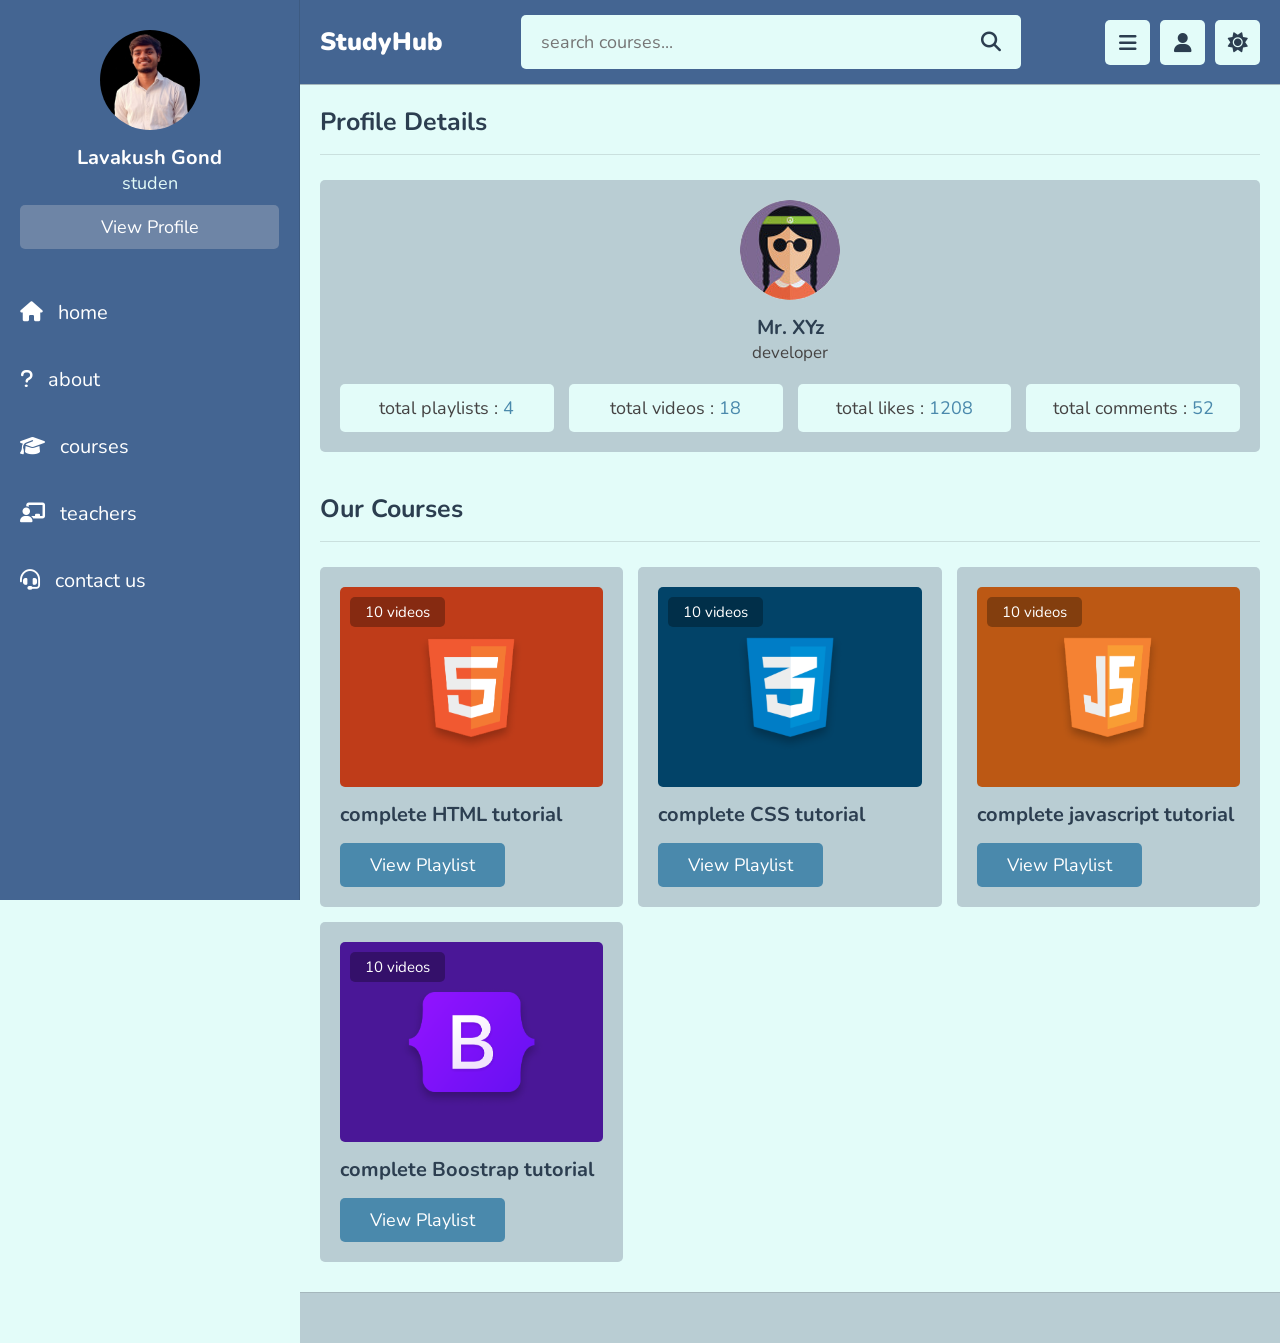
<file: template/teacher_profile.html>
<!DOCTYPE html>
<html lang="en">
<head>
   <meta charset="UTF-8">
   <meta http-equiv="X-UA-Compatible" content="IE=edge">
   <meta name="viewport" content="width=device-width, initial-scale=1.0">
   <title>tutor profile</title>

   <!-- font awesome cdn link  -->
   <link rel="stylesheet" href="https://cdnjs.cloudflare.com/ajax/libs/font-awesome/6.1.2/css/all.min.css">

   <!-- custom css file link  -->
   <link rel="stylesheet" href="../style/style.css">

</head>
<body>

<header class="header">
   
   <section class="flex">

      <a href="index.html" class="logo">StudyHub</a>

      <form action="search.html" method="post" class="search-form">
         <input type="text" name="search_box" required placeholder="search courses..." maxlength="100">
         <button type="submit" class="fas fa-search"></button>
      </form>

      <div class="icons">
         <div id="menu-btn" class="fas fa-bars"></div>
         <div id="search-btn" class="fas fa-search"></div>
         <div id="user-btn" class="fas fa-user"></div>
         <div id="toggle-btn" class="fas fa-sun"></div>
      </div>

      <div class="profile">
         <img src="../images/pic-1.jpg" class="image" alt="">
         <h3 class="name">Lavakush Gond</h3>
         <p class="role">studen</p>
         <a href="profile.html" class="btn">view profile</a>
         <div class="flex-btn">
            <a href="login.html" class="option-btn">login</a>
            <a href="register.html" class="option-btn">register</a>
         </div>
      </div>

   </section>

</header>   

<div class="side-bar">

   <div id="close-btn">
      <i class="fas fa-times"></i>
   </div>

   <div class="profile">
      <img src="../images/pic-1.jpg" class="image" alt="">
      <h3 class="name">Lavakush Gond</h3>
      <p class="role">studen</p>
      <a href="profile.html" class="btn">view profile</a>
   </div>

   <nav class="navbar">
      <a href="index.html"><i class="fas fa-home"></i><span>home</span></a>
      <a href="about.html"><i class="fas fa-question"></i><span>about</span></a>
      <a href="courses.html"><i class="fas fa-graduation-cap"></i><span>courses</span></a>
      <a href="teachers.html"><i class="fas fa-chalkboard-user"></i><span>teachers</span></a>
      <a href="contact.html"><i class="fas fa-headset"></i><span>contact us</span></a>
   </nav>

</div>

<section class="teacher-profile">

   <h1 class="heading">profile details</h1>

   <div class="details">
      <div class="tutor">
         <img src="../images/pic-2.jpg" alt="">
         <h3>Mr. XYz</h3>
         <span>developer</span>
      </div>
      <div class="flex">
         <p>total playlists : <span>4</span></p>
         <p>total videos : <span>18</span></p>
         <p>total likes : <span>1208</span></p>
         <p>total comments : <span>52</span></p>
      </div>
   </div>

</section>

<section class="courses">

   <h1 class="heading">our courses</h1>

   <div class="box-container">

      <div class="box">
         <div class="thumb">
            <img src="../images/thumb-1.png" alt="">
            <span>10 videos</span>
         </div>
         <h3 class="title">complete HTML tutorial</h3>
         <a href="playlist.html" class="inline-btn">view playlist</a>
      </div>

      <div class="box">
         <div class="thumb">
            <img src="../images/thumb-2.png" alt="">
            <span>10 videos</span>
         </div>
         <h3 class="title">complete CSS tutorial</h3>
         <a href="playlist.html" class="inline-btn">view playlist</a>
      </div>

      <div class="box">
         <div class="thumb">
            <img src="../images/thumb-3.png" alt="">
            <span>10 videos</span>
         </div>
         <h3 class="title">complete javascript tutorial</h3>
         <a href="playlist.html" class="inline-btn">view playlist</a>
      </div>

      <div class="box">
         <div class="thumb">
            <img src="../images/thumb-4.png" alt="">
            <span>10 videos</span>
         </div>
         <h3 class="title">complete Boostrap tutorial</h3>
         <a href="playlist.html" class="inline-btn">view playlist</a>
      </div>

   </div>

</section>

<footer class="footer">



</footer>

<!-- custom js file link  -->
<script src="../script/script.js"></script>

   
</body>
</html>
</file>
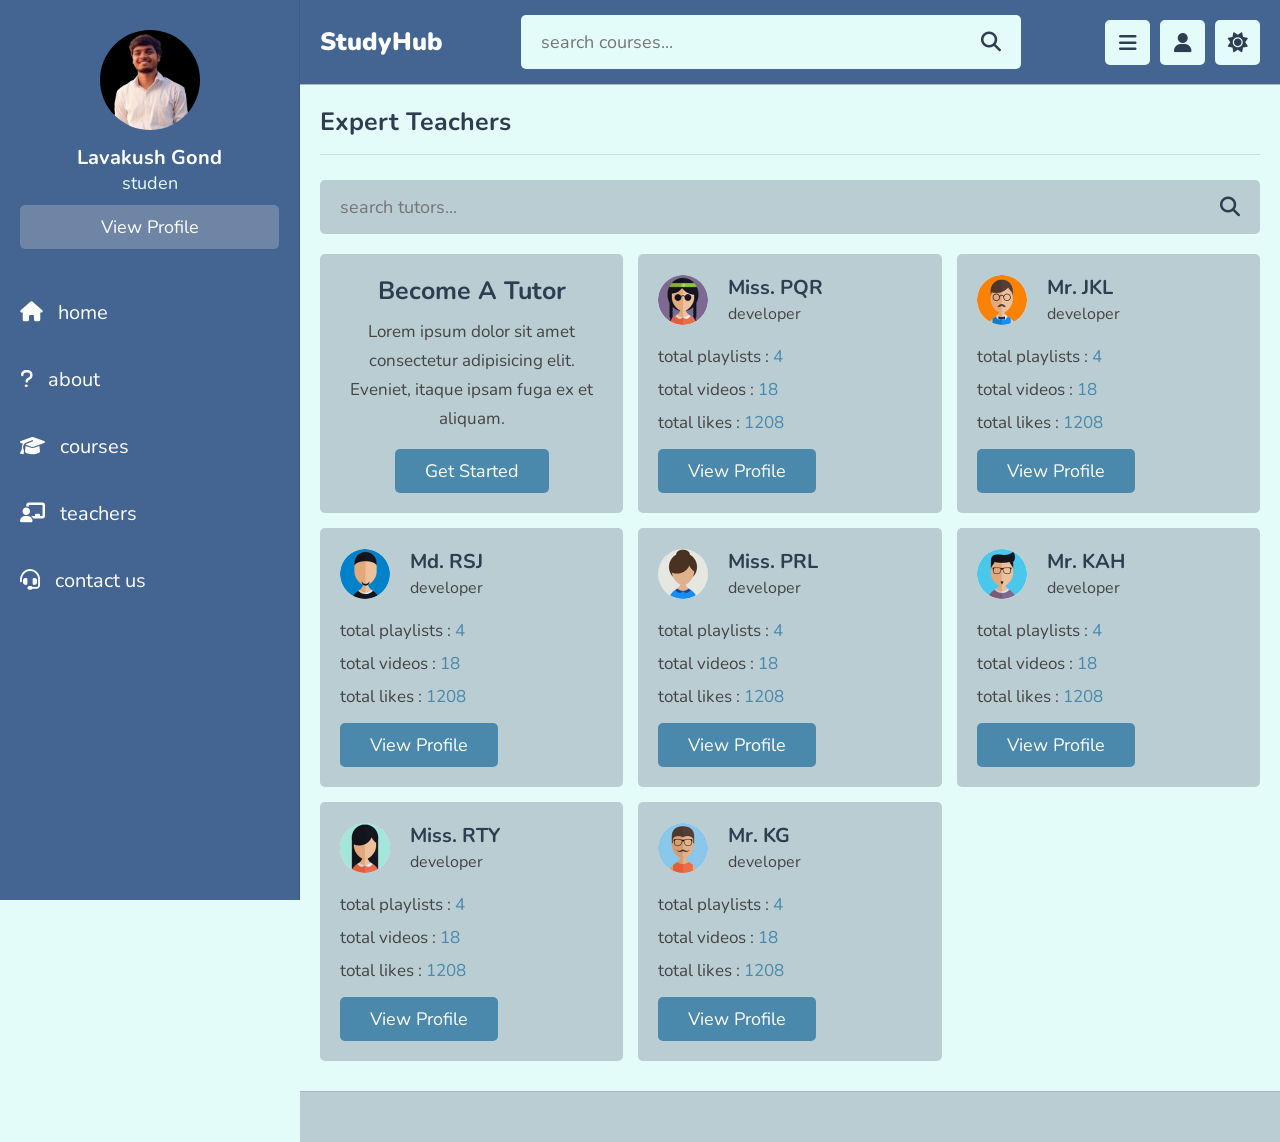
<file: template/teachers.html>
<!DOCTYPE html>
<html lang="en">
<head>
   <meta charset="UTF-8">
   <meta http-equiv="X-UA-Compatible" content="IE=edge">
   <meta name="viewport" content="width=device-width, initial-scale=1.0">
   <title>teachers</title>

   <!-- font awesome cdn link  -->
   <link rel="stylesheet" href="https://cdnjs.cloudflare.com/ajax/libs/font-awesome/6.1.2/css/all.min.css">

   <!-- custom css file link  -->
   <link rel="stylesheet" href="../style/style.css">

</head>
<body>

<header class="header">
   
   <section class="flex">

      <a href="index.html" class="logo">StudyHub</a>

      <form action="search.html" method="post" class="search-form">
         <input type="text" name="search_box" required placeholder="search courses..." maxlength="100">
         <button type="submit" class="fas fa-search"></button>
      </form>

      <div class="icons">
         <div id="menu-btn" class="fas fa-bars"></div>
         <div id="search-btn" class="fas fa-search"></div>
         <div id="user-btn" class="fas fa-user"></div>
         <div id="toggle-btn" class="fas fa-sun"></div>
      </div>

      <div class="profile">
         <img src="../images/pic-1.jpg" class="image" alt="">
         <h3 class="name">Lavakush Gond</h3>
         <p class="role">studen</p>
         <a href="profile.html" class="btn">view profile</a>
         <div class="flex-btn">
            <a href="login.html" class="option-btn">login</a>
            <a href="register.html" class="option-btn">register</a>
         </div>
      </div>

   </section>

</header>   

<div class="side-bar">

   <div id="close-btn">
      <i class="fas fa-times"></i>
   </div>

   <div class="profile">
      <img src="../images/pic-1.jpg" class="image" alt="">
      <h3 class="name">Lavakush Gond</h3>
      <p class="role">studen</p>
      <a href="profile.html" class="btn">view profile</a>
   </div>

   <nav class="navbar">
      <a href="index.html"><i class="fas fa-home"></i><span>home</span></a>
      <a href="about.html"><i class="fas fa-question"></i><span>about</span></a>
      <a href="courses.html"><i class="fas fa-graduation-cap"></i><span>courses</span></a>
      <a href="teachers.html"><i class="fas fa-chalkboard-user"></i><span>teachers</span></a>
      <a href="contact.html"><i class="fas fa-headset"></i><span>contact us</span></a>
   </nav>

</div>

<section class="teachers">

   <h1 class="heading">expert teachers</h1>

   <form action="" method="post" class="search-tutor">
      <input type="text" name="search_box" placeholder="search tutors..." required maxlength="100">
      <button type="submit" class="fas fa-search" name="search_tutor"></button>
   </form>

   <div class="box-container">

      <div class="box offer">
         <h3>become a tutor</h3>
         <p>Lorem ipsum dolor sit amet consectetur adipisicing elit. Eveniet, itaque ipsam fuga ex et aliquam.</p>
         <a href="register.html" class="inline-btn">get started</a>
      </div>

      <div class="box">
         <div class="tutor">
            <img src="../images/pic-2.jpg" alt="">
            <div>
               <h3>Miss. PQR</h3>
               <span>developer</span>
            </div>
         </div>
         <p>total playlists : <span>4</span></p>
         <p>total videos : <span>18</span></p>
         <p>total likes : <span>1208</span></p>
         <a href="teacher_profile.html" class="inline-btn">view profile</a>
      </div>

      <div class="box">
         <div class="tutor">
            <img src="../images/pic-3.jpg" alt="">
            <div>
               <h3>Mr. JKL</h3>
               <span>developer</span>
            </div>
         </div>
         <p>total playlists : <span>4</span></p>
         <p>total videos : <span>18</span></p>
         <p>total likes : <span>1208</span></p>
         <a href="teacher_profile.html" class="inline-btn">view profile</a>
      </div>

      <div class="box">
         <div class="tutor">
            <img src="../images/pic-4.jpg" alt="">
            <div>
               <h3>Md. RSJ</h3>
               <span>developer</span>
            </div>
         </div>
         <p>total playlists : <span>4</span></p>
         <p>total videos : <span>18</span></p>
         <p>total likes : <span>1208</span></p>
         <a href="teacher_profile.html" class="inline-btn">view profile</a>
      </div>

      <div class="box">
         <div class="tutor">
            <img src="../images/pic-5.jpg" alt="">
            <div>
               <h3>Miss. PRL</h3>
               <span>developer</span>
            </div>
         </div>
         <p>total playlists : <span>4</span></p>
         <p>total videos : <span>18</span></p>
         <p>total likes : <span>1208</span></p>
         <a href="teacher_profile.html" class="inline-btn">view profile</a>
      </div>

      <div class="box">
         <div class="tutor">
            <img src="../images/pic-6.jpg" alt="">
            <div>
               <h3>Mr. KAH</h3>
               <span>developer</span>
            </div>
         </div>
         <p>total playlists : <span>4</span></p>
         <p>total videos : <span>18</span></p>
         <p>total likes : <span>1208</span></p>
         <a href="teacher_profile.html" class="inline-btn">view profile</a>
      </div>

      <div class="box">
         <div class="tutor">
            <img src="../images/pic-7.jpg" alt="">
            <div>
               <h3>Miss. RTY</h3>
               <span>developer</span>
            </div>
         </div>
         <p>total playlists : <span>4</span></p>
         <p>total videos : <span>18</span></p>
         <p>total likes : <span>1208</span></p>
         <a href="teacher_profile.html" class="inline-btn">view profile</a>
      </div>

      <div class="box">
         <div class="tutor">
            <img src="../images/pic-8.jpg" alt="">
            <div>
               <h3>Mr. KG</h3>
               <span>developer</span>
            </div>
         </div>
         <p>total playlists : <span>4</span></p>
         <p>total videos : <span>18</span></p>
         <p>total likes : <span>1208</span></p>
         <a href="teacher_profile.html" class="inline-btn">view profile</a>
      </div>

   </div>

</section>


<footer class="footer">

  

</footer>

<!-- custom js file link  -->
<script src="../script/script.js"></script>

   
</body>
</html>
</file>
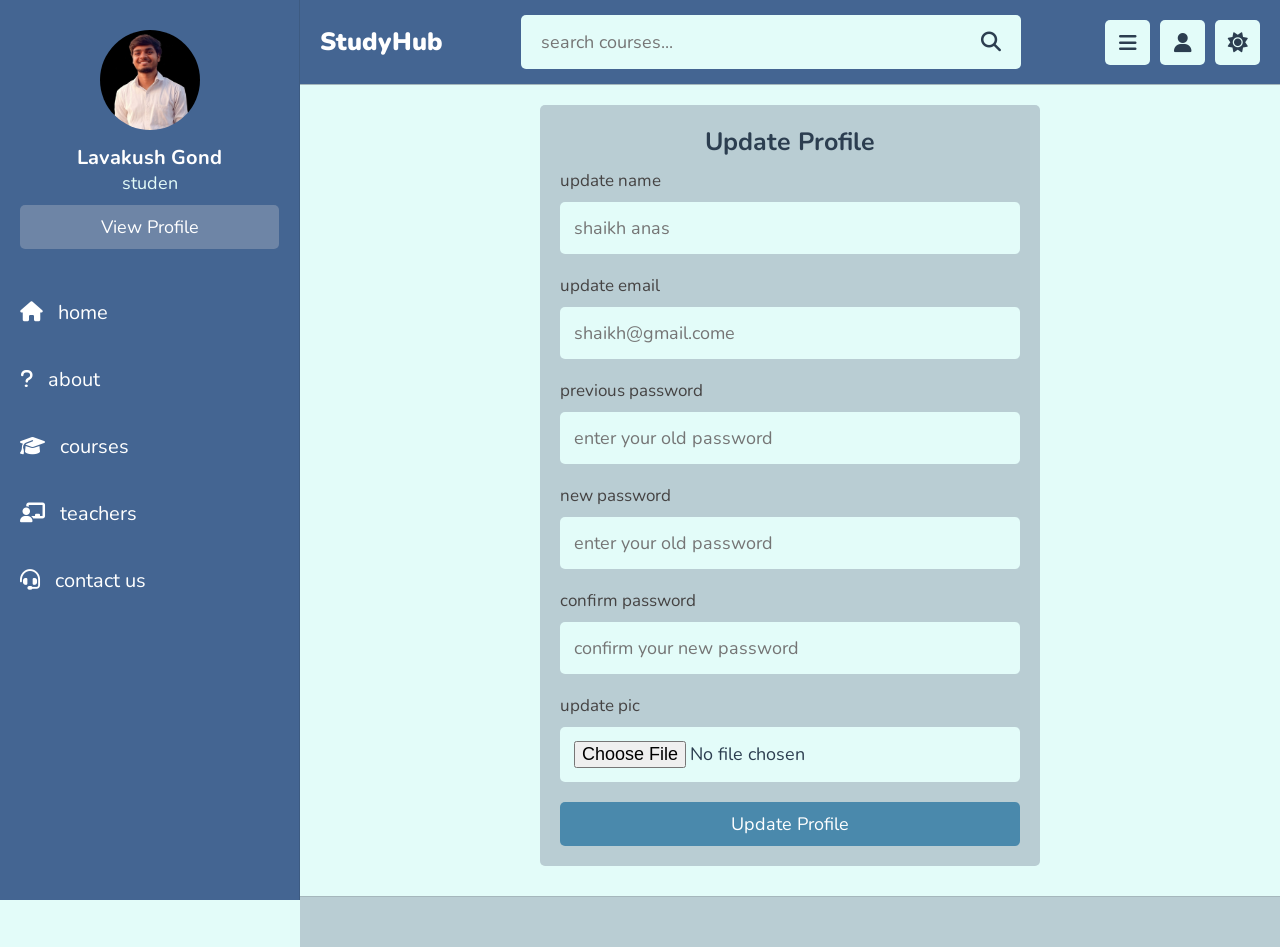
<file: template/update.html>
<!DOCTYPE html>
<html lang="en">
<head>
   <meta charset="UTF-8">
   <meta http-equiv="X-UA-Compatible" content="IE=edge">
   <meta name="viewport" content="width=device-width, initial-scale=1.0">
   <title>update</title>

   <!-- font awesome cdn link  -->
   <link rel="stylesheet" href="https://cdnjs.cloudflare.com/ajax/libs/font-awesome/6.1.2/css/all.min.css">

   <!-- custom css file link  -->
   <link rel="stylesheet" href="../style/style.css">

</head>
<body>

<header class="header">
   
   <section class="flex">

      <a href="index.html" class="logo">StudyHub</a>

      <form action="search.html" method="post" class="search-form">
         <input type="text" name="search_box" required placeholder="search courses..." maxlength="100">
         <button type="submit" class="fas fa-search"></button>
      </form>

      <div class="icons">
         <div id="menu-btn" class="fas fa-bars"></div>
         <div id="search-btn" class="fas fa-search"></div>
         <div id="user-btn" class="fas fa-user"></div>
         <div id="toggle-btn" class="fas fa-sun"></div>
      </div>

      <div class="profile">
         <img src="../images/pic-1.jpg" class="image" alt="">
         <h3 class="name">Lavakush Gond</h3>
         <p class="role">studen</p>
         <a href="profile.html" class="btn">view profile</a>
         <div class="flex-btn">
            <a href="login.html" class="option-btn">login</a>
            <a href="register.html" class="option-btn">register</a>
         </div>
      </div>

   </section>

</header>   

<div class="side-bar">

   <div id="close-btn">
      <i class="fas fa-times"></i>
   </div>

   <div class="profile">
      <img src="../images/pic-1.jpg" class="image" alt="">
      <h3 class="name">Lavakush Gond</h3>
      <p class="role">studen</p>
      <a href="profile.html" class="btn">view profile</a>
   </div>

   <nav class="navbar">
      <a href="index.html"><i class="fas fa-home"></i><span>home</span></a>
      <a href="about.html"><i class="fas fa-question"></i><span>about</span></a>
      <a href="courses.html"><i class="fas fa-graduation-cap"></i><span>courses</span></a>
      <a href="teachers.html"><i class="fas fa-chalkboard-user"></i><span>teachers</span></a>
      <a href="contact.html"><i class="fas fa-headset"></i><span>contact us</span></a>
   </nav>

</div>

<section class="form-container">

   <form action="" method="post" enctype="multipart/form-data">
      <h3>update profile</h3>
      <p>update name</p>
      <input type="text" name="name" placeholder="shaikh anas" maxlength="50" class="box">
      <p>update email</p>
      <input type="email" name="email" placeholder="shaikh@gmail.come" maxlength="50" class="box">
      <p>previous password</p>
      <input type="password" name="old_pass" placeholder="enter your old password" maxlength="20" class="box">
      <p>new password</p>
      <input type="password" name="new_pass" placeholder="enter your old password" maxlength="20" class="box">
      <p>confirm password</p>
      <input type="password" name="c_pass" placeholder="confirm your new password" maxlength="20" class="box">
      <p>update pic</p>
      <input type="file" accept="image/*" class="box">
      <input type="submit" value="update profile" name="submit" class="btn">
   </form>

</section>


<footer class="footer">



<!-- custom js file link  -->
<script src="../script/script.js"></script>

   
</body>
</html>
</file>
<file: style/style.css>
@import url('https://fonts.googleapis.com/css2?family=Nunito:wght@200;300;400;500;600;700&display=swap');

:root{
   --main-color:#4A89AC;
   --red:#e74c3c;
   --orange:#EA5455;
   --light-color:#454343;
   --light-bg:#E3FCF9;
   --black:#2c3e50;
   --white:#b9cdd3;
   --blue: #446592;
   --border:.1rem solid rgba(11, 10, 10, 0.115);
}

*{
   font-family: 'Nunito', sans-serif;
   margin:0; padding:0;
   box-sizing: border-box;
   outline: none; border:none;
   text-decoration: none;
}

*::selection{
   background-color: var(--main-color);
   color:#fff;
}

html{
   font-size: 62.5%;
   overflow-x: hidden;
}

html::-webkit-scrollbar{
   width: 1rem;
   height: .5rem;
}

html::-webkit-scrollbar-track{
   background-color: transparent;
}

html::-webkit-scrollbar-thumb{
   background-color: var(--main-color);
}

body{
   background-color: var(--light-bg);
   padding-left: 30rem;
}

/* body.dark{
   --light-color:#d2caca;
   --light-bg:#545252;
   --black:#fff;
   --white:#dfd9d9;
   --border:.1rem solid rgba(255,255,255,.2);
} */

body.active{
   padding-left: 0;
}

section{
   padding:2rem;
   margin: 0 auto;
   max-width: 1200px;
}

.heading{
   font-size: 2.5rem;
   color:var(--black);
   margin-bottom: 2.5rem;
   border-bottom: var(--border);
   padding-bottom: 1.5rem;
   text-transform: capitalize;
}

.inline-btn,
.inline-option-btn,
.inline-delete-btn,
.btn,
.delete-btn,
.option-btn{
   border-radius: .5rem;
   color:#fff;
   font-size: 1.8rem;
   cursor: pointer;
   text-transform: capitalize;
   padding:1rem 3rem;
   text-align: center;
   margin-top: 1rem;
}

.btn,
.delete-btn,
.option-btn{
   display: block;
   width: 100%;
}

.inline-btn,
.inline-option-btn,
.inline-delete-btn{
   display: inline-block;
}

.btn,
.inline-btn{
   background-color: var(--main-color);
}

.option-btn,
.inline-option-btn{
   background-color:var(--orange);
}

.delete-btn,
.inline-delete-btn{
   background-color: var(--red);
}

.inline-btn:hover,
.inline-option-btn:hover,
.inline-delete-btn:hover,
.btn:hover,
.delete-btn:hover,
.option-btn:hover{
   background-color: var(--black);
   /* color: var(--white); */
}

.flex-btn{
   display: flex;
   gap: 1rem;
}

.header{
   position: sticky;
   top:0; left:0; right: 0;
   background-color: var(--white);
   z-index: 1000;
   border-bottom: var(--border);
}

.header .flex{
   display: flex;
   align-items: center;
   justify-content: space-between;
   position: relative;
   padding: 1.5rem 2rem;
   width: 100%;
   margin: 0;
   background-color: var(--blue);
}

.header .flex .logo{
   font-size: 2.5rem;
   color: white;
   font-weight: 900;
}

.header .flex .search-form{
   width: 50rem;
   border-radius: .5rem;
   background-color: var(--light-bg);
   padding:1.5rem 2rem;
   display: flex;
   gap:2rem;

}

.header .flex .search-form input{
   width: 100%;
   font-size: 1.8rem;
   color:var(--black);
   background:none;
}

.header .flex .search-form button{
   background:none;
   font-size: 2rem;
   cursor: pointer;
   color:var(--black);
}

.header .flex .search-form button:hover{
   color: var(--main-color);
}

.header .flex .icons div{
   font-size: 2rem;
   color:var(--black);
   background-color: var(--light-bg);
   border-radius: .5rem;
   height: 4.5rem;
   width: 4.5rem;
   line-height: 4.5rem;
   cursor: pointer;
   text-align: center;
   margin-left: .7rem;
}

.header .flex .icons div:hover{
   background-color: var(--black);
   color:var(--white);
}

.header .flex .profile{
   position: absolute;
   top:120%; right: 2rem;
   background-color: var(--white);
   border-radius: .5rem;
   padding: 1.5rem;
   text-align: center;
   overflow: hidden;
   transform-origin: top right;
   transform: scale(0);
   transition: .2s linear;
   width: 30rem;
}

.header .flex .profile.active{
   transform: scale(1);
}

.header .flex .profile .image{
   height: 10rem;
   width: 10rem;
   border-radius: 50%;
   object-fit: cover;
   margin-bottom: 1rem;
}

.header .flex .profile .name{
   font-size: 2rem;
   color:var(--black);
   overflow: hidden;
   text-overflow: ellipsis;
   white-space: nowrap;
}

.header .flex .profile .role{
   font-size: 1.8rem;
   color: var(--light-color);
}

#search-btn{
   display: none;
}

.side-bar{
   position: fixed;
   top: 0; left: 0;
   width: 30rem;
   background-color: var(--blue);
   height: 100vh;
   border-right: var(--border);
   z-index: 1200;
}

.side-bar #close-btn{
   text-align: right;
   padding: 2rem;
   display: none;
}

.side-bar #close-btn i{
   text-align: right;
   font-size: 2.5rem;
   background:var(--red);
   border-radius: .5rem;
   color:var(--white);
   cursor: pointer;
   height: 4.5rem;
   width: 4.5rem;
   line-height: 4.5rem;
   text-align: center;
}

.side-bar #close-btn i:hover{
   background-color: var(--black);
}

.side-bar .profile{
   padding:3rem 2rem;
   text-align: center;
}

.side-bar .profile .btn{
   background-color: #6e85a6;
}

.side-bar .profile .btn:hover{
   background-color: var(--black);
   color: white;
}

.side-bar .profile .image{
   height: 10rem;
   width: 10rem;
   border-radius: 50%;
   object-fit: cover;
   margin-bottom: 1rem;
}

.side-bar .profile .name{
   font-size: 2rem;
   color:white;
   overflow: hidden;
   text-overflow: ellipsis;
   white-space: nowrap;
}

.side-bar .profile .role{
   font-size: 1.8rem;
   color: var(--light-bg);
}

.side-bar .navbar a{
   display: block;
   padding: 2rem;
   font-size: 2rem;
}

.side-bar .navbar a i{
   margin-right: 1.5rem;
   color:white;
   transition: .2s linear;
}

.side-bar .navbar a span{
   color:white;
}

.side-bar .navbar a:hover{
   background-color: var(--black);
}

.side-bar .navbar a:hover i{
   margin-right: 2.5rem;
}

.side-bar.active{
   left: -30rem;
}

.home-grid .box-container{
   display: grid;
   grid-template-columns: repeat(auto-fit, 27.5rem);
   gap:1.5rem;
   justify-content: center;
   align-items: flex-start;
}

.home-grid .box-container .box{
   background-color: var(--white);
   border-radius: .5rem;
   padding:2rem;
}


.home-grid .box-container .box:hover{
   border: 2px solid rgb(15, 131, 152);
}

.home-grid .box-container .box .title{
   font-size: 2rem;
   color: var(--black);
   text-transform: capitalize;
}

.home-grid .box-container .box .flex{
   display: flex;
   flex-wrap: wrap;
   gap: 1.5rem;
   margin-top: 2rem;
}

.home-grid .box-container .flex a{
   background-color: var(--light-bg);
   border-radius: .5rem;
   padding: 1rem 1.5rem;
   font-size: 1.5rem;
}

.home-grid .box-container .flex a i{
   margin-right: 1rem;
   color:var(--black);
}

.home-grid .box-container .flex a span{
   color:var(--light-color);
}

.home-grid .box-container .flex a:hover{
   background-color: var(--black);
}

.home-grid .box-container .flex a:hover span{
   color:var(--white);
}

.home-grid .box-container .flex a:hover i{
   color:var(--white);
}

.home-grid .box-container .tutor{
   padding: 1rem 0;
   font-size: 1.8rem;
   color:var(--light-color);
   line-height: 2;
}

.home-grid .box-container .likes{
   color:var(--light-color);
   font-size: 1.7rem;
   margin-top: 1.5rem;
}

.home-grid .box-container .likes span{
   color:var(--black);
   font-weight: 500;
}

.about .row{
   display: flex;
   align-items: center;
   flex-wrap: wrap;
   gap:1.5rem;
}

.about .row .image{
   flex: 1 1 40rem;
}

.about .row .image img{
   width: 100%;
   height: 50rem;
}

.about .row .content{
   flex: 1 1 40rem;
}

.about .row .content p{
   font-size: 1.9rem;
   line-height: 2;
   color: var(--light-color);
   padding: 1rem 0;
}

.about .row .content h3{
   font-size: 3rem;
   color:var(--black);
   text-transform: capitalize;
}

.about .box-container{
   display: grid;
   grid-template-columns: repeat(auto-fit, minmax(27rem, 1fr));
   gap:1.5rem;
   justify-content: center;
   align-items: flex-start;
   margin-top: 3rem;
}

.about .box-container .box{
   border-radius: .5rem;
   background-color: var(--white);
   padding: 2rem;
   display: flex;
   align-items: center;
   gap: 2.5rem;
}

.about .box-container .box i{
   font-size: 4rem;
   color: var(--main-color);
}

.about .box-container .box h3{
   font-size: 2.5rem;
   color: var(--black);
   margin-bottom: .3rem;
}

.about .box-container .box p{
   font-size: 1.7rem;
   color:var(--light-color);
}

.reviews .box-container{
   display: grid;
   grid-template-columns: repeat(auto-fit, minmax(30rem, 1fr));
   gap:1.5rem;
   justify-content: center;
   align-items: flex-start;
}

.reviews .box-container .box{
   border-radius: .5rem;
   background-color: var(--white);
   padding: 2rem;
}

.reviews .box-container .box p{
   line-height: 1.7;
   font-size: 1.7rem;
   color: var(--light-color);
}

.reviews .box-container .box .student{
   margin-top: 2rem;
   display: flex;
   align-items: center;
   gap: 1.5rem;
}

.reviews .box-container .box .student img{
   height: 5rem;
   width: 5rem;
   object-fit: cover;
   border-radius: 50%;
}

.reviews .box-container .box .student h3{
   font-size: 2rem;
   color: var(--black);
   margin-bottom: .3rem;
}

.reviews .box-container .box .student .stars{
   font-size: 1.5rem;
   color:var(--orange);
}

.courses .box-container{
   display: grid;
   grid-template-columns: repeat(auto-fit, minmax(30rem, 1fr));
   gap:1.5rem;
   justify-content: center;
   align-items: flex-start;
}

.courses .box-container .box{
   border-radius: .5rem;
   background-color: var(--white);
   padding: 2rem;
}

.courses .box-container .box .tutor{
   display: flex;
   align-items: center;
   gap: 1.5rem;
   margin-bottom: 2.5rem;
}

.courses .box-container .box .tutor img{
   height: 5rem;
   width: 5rem;
   border-radius: 50%;
   object-fit: cover;
}

.courses .box-container .box .tutor h3{
   font-size: 1.8rem;
   color: var(--black);
   margin-bottom: .2rem;
}

.courses .box-container .box .tutor span{
   font-size: 1.3rem;
   color:var(--light-color);
}

.courses .box-container .box .thumb{
   position: relative;
}

.courses .box-container .box .thumb span{
   position: absolute;
   top:1rem; left: 1rem;
   border-radius: .5rem;
   padding: .5rem 1.5rem;
   background-color: rgba(0,0,0,.3);
   color: #fff;
   font-size: 1.5rem;
}

.courses .box-container .box .thumb img{
   width: 100%;
   height: 20rem;
   object-fit: cover;
   border-radius: .5rem;
}

.courses .box-container .box .title{
   font-size: 2rem;
   color: var(--black);
   padding-bottom: .5rem;
   padding-top: 1rem;
}

.courses .more-btn{
   text-align: center;
   margin-top: 2rem;
}

.playlist-details .row{
   display: flex;
   align-items: flex-end;
   gap:3rem;
   flex-wrap: wrap;
   background-color: var(--white);
   padding: 2rem;
}

.playlist-details .row .column{
   flex: 1 1 40rem;
}

.playlist-details .row .column .save-playlist{
   margin-bottom: 1.5rem;
}

.playlist-details .row .column .save-playlist button{
   border-radius: .5rem;
   background-color: var(--light-bg);
   padding:1rem 1.5rem;
   cursor: pointer;
}

.playlist-details .row .column .save-playlist button i{
   font-size: 2rem;
   color:var(--black);
   margin-right: .8rem;
}

.playlist-details .row .column .save-playlist button span{
   font-size: 1.8rem;
   color:var(--light-color);
}

.playlist-details .row .column .save-playlist button:hover{
   background-color: var(--black);
}

.playlist-details .row .column .save-playlist button:hover i{
   color:var(--white);
}

.playlist-details .row .column .save-playlist button:hover span{
   color:var(--white);
}

.playlist-details .row .column .thumb{
   position: relative;
}

.playlist-details .row .column .thumb span{
   font-size: 1.8rem;
   color: #fff;
   background-color: rgba(0,0,0,.3);
   border-radius: .5rem;
   position: absolute;
   top: 1rem; left: 1rem;
   padding: .5rem 1.5rem;
}

.playlist-details .row .column .thumb img{
   height: 30rem;
   width: 100%;
   object-fit: cover;
   border-radius: .5rem;
}

.playlist-details .row .column .tutor{
   display: flex;
   align-items: center;
   gap: 2rem;
   margin-bottom: 2rem;
}

.playlist-details .row .column .tutor img{
   height: 7rem;
   width: 7rem;
   border-radius: 50%;
   object-fit: cover;
}

.playlist-details .row .column .tutor h3{
   font-size: 2rem;
   color:var(--black);
   margin-bottom: .2rem;
}

.playlist-details .row .column .tutor span{
   font-size: 1.5rem;
   color: var(--light-color);
}

.playlist-details .row .column .details h3{
   font-size: 2rem;
   color: var(--black);
   text-transform: capitalize;
}

.playlist-details .row .column .details p{
   padding: 1rem 0;
   line-height: 2;
   font-size: 1.8rem;
   color: var(--light-color);
}

.playlist-videos .box-container{
   display: grid;
   grid-template-columns: repeat(auto-fit, minmax(30rem, 1fr));
   gap:1.5rem;
   justify-content: center;
   align-items: flex-start;
}

.playlist-videos .box-container .box{
   background-color: var(--white);
   border-radius: .5rem;
   padding: 2rem;
   position: relative;
}

.playlist-videos .box-container .box i{
   position: absolute;
   top: 2rem; left: 2rem; right: 2rem;
   height: 20rem;
   border-radius: .5rem;
   background-color: rgba(0,0,0,.3);
   display: flex;
   align-items: center;
   justify-content: center;
   font-size: 5rem;
   color: #fff;
   display: none;
}

.playlist-videos .box-container .box:hover i{
   display: flex;
}

.playlist-videos .box-container .box img{
   width: 100%;
   height: 20rem;
   object-fit: cover;
   border-radius: .5rem;
}

.playlist-videos .box-container .box h3{
   margin-top: 1.5rem;
   font-size: 1.8rem;
   color: var(--black);
}

.playlist-videos .box-container .box:hover h3{
   color: var(--main-color);
}

.watch-video .video-container{
   background-color: var(--white);
   border-radius: .5rem;
   padding: 2rem;
}

.watch-video .video-container .video{
   position: relative;
   margin-bottom: 1.5rem;
}

.watch-video .video-container .video video{
   border-radius: .5rem;
   width: 100%;
   object-fit: contain;
   background-color: #000;
}

.watch-video .video-container .title{
   font-size: 2rem;
   color: var(--black);
}

.watch-video .video-container .info{
   display: flex;
   margin-top: 1.5rem;
   margin-bottom: 2rem;
   border-bottom: var(--border);
   padding-bottom: 1.5rem;
   gap: 2.5rem;
   align-items: center;
}

.watch-video .video-container .info p{
   font-size: 1.6rem;
}

.watch-video .video-container .info p span{
   color: var(--light-color);
}

.watch-video .video-container .info i{
   margin-right: 1rem;
   color: var(--main-color);
}

.watch-video .video-container .tutor{
   display: flex;
   align-items: center;
   gap: 2rem;
   margin-bottom: 1rem;
}

.watch-video .video-container .tutor img{
   border-radius: 50%;
   height: 5rem;
   width: 5rem;
   object-fit: cover;
}

.watch-video .video-container .tutor h3{
   font-size: 2rem;
   color: var(--black);
   margin-bottom: .2rem;
}

.watch-video .video-container .tutor span{
   font-size: 1.5rem;
   color: var(--light-color);
}

.watch-video .video-container .flex{
   display: flex;
   align-items: center;
   justify-content: space-between;
   gap: 1.5rem;
}

.watch-video .video-container .flex button{
   border-radius: .5rem;
   padding: 1rem 1.5rem;
   font-size: 1.8rem;
   cursor: pointer;
   background-color: var(--light-bg);
}

.watch-video .video-container .flex button i{
   margin-right: 1rem;
   color: var(--black);
}

.watch-video .video-container .flex button span{
   color: var(--light-color);
}

.watch-video .video-container .flex button:hover{
   background-color: var(--black);
}

.watch-video .video-container .flex button:hover i{
   color: var(--white);
}

.watch-video .video-container .flex button:hover span{
   color: var(--white);
}

.watch-video .video-container .description{
   line-height: 1.5;
   font-size: 1.7rem;
   color: var(--light-color);
   margin-top: 2rem;
}

.comments .add-comment{
   background-color: var(--white);
   border-radius: .5rem;
   padding: 2rem;
   margin-bottom: 3rem;
}

.comments .add-comment h3{
   font-size: 2rem;
   color: var(--black);
   margin-bottom: 1rem;
}

.comments .add-comment textarea{
   height: 20rem;
   resize: none;
   background-color: var(--light-bg);
   border-radius: .5rem;
   border: var(--border);
   padding: 1.4rem;
   font-size: 1.8rem;
   color: var(--black);
   width: 100%;
   margin: .5rem 0;
}

.comments .box-container{
   display: grid;
   gap: 2.5rem;
   background-color: var(--white);
   padding: 2rem;
   border-radius: .5rem;
}

.comments .box-container .box .user{
   display: flex;
   align-items: center;
   gap: 1.5rem;
   margin-bottom: 2rem;
}

.comments .box-container .box .user img{
   height: 5rem;
   width: 5rem;
   border-radius: 50%;
}

.comments .box-container .box .user h3{
   font-size: 2rem;
   color: var(--black);
   margin-bottom: .2rem;
}

.comments .box-container .box .user span{
   font-size: 1.5rem;
   color: var(--light-color);
}

.comments .box-container .box .comment-box{
   border-radius: .5rem;
   background-color: var(--light-bg);
   padding:1rem 1.5rem;
   white-space: pre-line;
   margin: .5rem 0;
   font-size: 1.8rem;
   color: var(--black);
   line-height: 1.5;
   position: relative;
   z-index: 0;
}

.comments .box-container .box .comment-box::before{
   content: '';
   position: absolute;
   top: -1rem; left: 1.5rem;
   background-color: var(--light-bg);
   height: 1.2rem;
   width: 2rem;
   clip-path: polygon(50% 0%, 0% 100%, 100% 100%);
}

.teachers .search-tutor{
   margin-bottom: 2rem;
   border-radius: .5rem;
   background-color: var(--white);
   padding: 1.5rem 2rem;
   display: flex;
   align-items: center;
   gap: 1.5rem;
}

.teachers .search-tutor input{
   width: 100%;
   background: none;
   font-size: 1.8rem;
   color: var(--black);
}

.teachers .search-tutor button{
   font-size: 2rem;
   color: var(--black);
   cursor: pointer;
   background:none;
}

.teachers .search-tutor button:hover{
   color: var(--main-color);
}

.teachers .box-container{
   display: grid;
   grid-template-columns: repeat(auto-fit, minmax(30rem, 1fr));
   gap:1.5rem;
   justify-content: center;
   align-items: flex-start;
}

.teachers .box-container .box{
   background-color: var(--white);
   border-radius: .5rem;
   padding: 2rem;
}

.teachers .box-container .offer{
   text-align: center;
}

.teachers .box-container .offer h3{
   font-size: 2.5rem;
   color: var(--black);
   text-transform: capitalize;
   padding-bottom: .5rem;
}

.teachers .box-container .offer p{
   line-height: 1.7;
   padding: .5rem 0;
   color: var(--light-color);
   font-size: 1.7rem;
}

.teachers .box-container .box .tutor{
   display: flex;
   align-items: center;
   gap:2rem;
   margin-bottom: 1.5rem;
}

.teachers .box-container .box .tutor img{
   height: 5rem;
   width: 5rem;
   border-radius: 50%;
}

.teachers .box-container .box .tutor h3{
   font-size: 2rem;
   color: var(--black);
   margin-bottom: .2rem;
}

.teachers .box-container .box .tutor span{
   font-size: 1.6rem;
   color: var(--light-color);
}

.teachers .box-container .box p{
   padding: .5rem 0;
   font-size: 1.7rem;
   color: var(--light-color);
}

.teachers .box-container .box p span{
   color: var(--main-color);
}

.teacher-profile .details{
   text-align: center;
   background-color: var(--white);
   border-radius: .5rem;
   padding: 2rem;
}

.teacher-profile .details .tutor img{
   height: 10rem;
   width: 10rem;
   border-radius: 50%;
   object-fit: cover;
   margin-bottom: 1rem;
}

.teacher-profile .details .tutor h3{
   font-size: 2rem;
   color: var(--black);
}

.teacher-profile .details .tutor span{
   color: var(--light-color);
   font-size: 1.7rem;
}

.teacher-profile .details .flex{
   display: flex;
   flex-wrap: wrap;
   gap: 1.5rem;
   margin-top: 2rem;
}

.teacher-profile .details .flex p{
   flex: 1 1 20rem;
   border-radius: .5rem;
   background-color: var(--light-bg);
   padding: 1.2rem 2rem;
   font-size: 1.8rem;
   color: var(--light-color);
}

.teacher-profile .details .flex p span{
   color: var(--main-color);
}

.user-profile .info{
   background-color: var(--white);
   border-radius: .5rem;
   padding: 2rem;
}

.user-profile .info .user{
   text-align: center;
   margin-bottom: 2rem;
   padding: 1rem;
}

.user-profile .info .user img{
   height: 10rem;
   width: 10rem;
   border-radius: 50%;
   object-fit: cover;
   margin-bottom: 1rem;
}

.user-profile .info .user h3{
   font-size: 2rem;
   color: var(--black);
}

.user-profile .info .user p{
   font-size: 1.7rem;
   color: var(--light-color);
   padding: .3rem 0;
}

.user-profile .info .box-container{
   display: flex;
   flex-wrap: wrap;
   gap: 1.5rem;
}

.user-profile .info .box-container .box{
   background-color: var(--light-bg);
   border-radius: .5rem;
   padding: 2rem;
   flex: 1 1 25rem;
}

.user-profile .info .box-container .box .flex{
   display: flex;
   align-items: center;
   gap: 2rem;
   margin-bottom: 1rem;
}

.user-profile .info .box-container .box .flex i{
   font-size:2rem;
   color: var(--white);
   background-color: var(--black);
   text-align: center;
   border-radius: .5rem;
   height: 5rem;
   width: 5rem;
   line-height: 4.9rem;
}

.user-profile .info .box-container .box .flex span{
   font-size: 2.5rem;
   color: var(--main-color);
}

.user-profile .info .box-container .box .flex p{
   color: var(--light-color);
   font-size: 1.7rem;
}

.contact .row{
   display: flex;
   align-items: center;
   flex-wrap: wrap;
   gap: 1.5rem;
}

.contact .row .image{
   flex: 1 1 50rem;
}

.contact .row .image img{
   width: 100%;
}

.contact .row form{
   flex: 1 1 30rem;
   background-color: var(--white);
   padding: 2rem;
   text-align: center;
}

.contact .row form h3{
   margin-bottom: 1rem;
   text-transform: capitalize;
   color:var(--black);
   font-size: 2.5rem;
}

.contact .row form .box{
   width: 100%;
   border-radius: .5rem;
   background-color: var(--light-bg);
   margin: 1rem 0;
   padding: 1.4rem;
   font-size: 1.8rem;
   color: var(--black);
}

.contact .row form textarea{
   height: 20rem;
   resize: none;
}

.contact .box-container{
   display: grid;
   grid-template-columns: repeat(auto-fit, minmax(30rem, 1fr));
   gap:1.5rem;
   justify-content: center;
   align-items: flex-start;
   margin-top: 3rem;
}

.contact .box-container .box{
   text-align: center;
   background-color: var(--white);
   border-radius: .5rem;
   padding: 3rem;
}

.contact .box-container .box i{
   font-size: 3rem;
   color: var(--main-color);
   margin-bottom: 1rem;
}

.contact .box-container .box h3{
   font-size: 2rem;
   color:var(--black);
   margin: 1rem 0;
}

.contact .box-container .box a{
   display: block;
   padding-top: .5rem;
   font-size: 1.8rem;
   color: var(--light-color);
}

.contact .box-container .box a:hover{
   text-decoration: underline;
   color:var(--black);
}

.form-container{
   min-height: calc(100vh - 20rem);
   display: flex;
   align-items: center;
   justify-content: center;
}

.form-container form{
   background-color: var(--white);
   border-radius: .5rem;
   padding: 2rem;
   width: 50rem;
}

.form-container form h3{
   font-size: 2.5rem;
   text-transform: capitalize;
   color: var(--black);
   text-align: center;
}

.form-container form p{
   font-size: 1.7rem;
   color: var(--light-color);
   padding-top: 1rem;
}

.form-container form p span{
   color: var(--red);
}

.form-container form .box{
   font-size: 1.8rem;
   color: var(--black);
   border-radius: .5rem;
   padding: 1.4rem;
   background-color: var(--light-bg);
   width: 100%;
   margin: 1rem 0;
}






.footer{
   background-color: var(--white);
   border-top: var(--border);
   /* position: sticky; */
   bottom: 0; left: 0; right: 0;
   text-align: center;
   font-size: 2rem;
   padding:2.5rem 2rem;
   color:var(--black);
   margin-top: 1rem;
   z-index: 1000;
   /* padding-bottom: 9.5rem; */
}

.footer span{
   color:var(--main-color);
}



@media (max-width:1200px){

   body{
      padding-left: 0;
   }

   .side-bar{
      left: -30rem;
      transition: .2s linear;
   }

   .side-bar #close-btn{
      display: block;
   }

   .side-bar.active{
      left: 0;
      box-shadow: 0 0 0 100vw rgba(0,0,0,.8);
      border-right: 0;
   }

}

@media (max-width:991px){

   html{
      font-size: 55%;
   }

}

@media (max-width:768px){

   #search-btn{
      display: inline-block;
   }

   .header .flex .search-form{
      position: absolute;
      top: 99%; left: 0; right: 0;
      border-top: var(--border);
      border-bottom: var(--border);
      background-color: var(--white);
      border-radius: 0;
      width: auto;
      padding: 2rem;
      clip-path: polygon(0 0, 100% 0, 100% 0, 0 0);
      transition: .2s linear;
   }

   .header .flex .search-form.active{
      clip-path: polygon(0 0, 100% 0, 100% 100%, 0 100%);
   }

}

@media (max-width:450px){

   html{
      font-size: 50%;
   }

   .flex-btn{
      gap: 0;
      flex-flow: column;
   }

   .home-grid .box-container{
      grid-template-columns: 1fr;
   }

   .about .row .image img{
      height: 25rem;
   }

}
</file>
